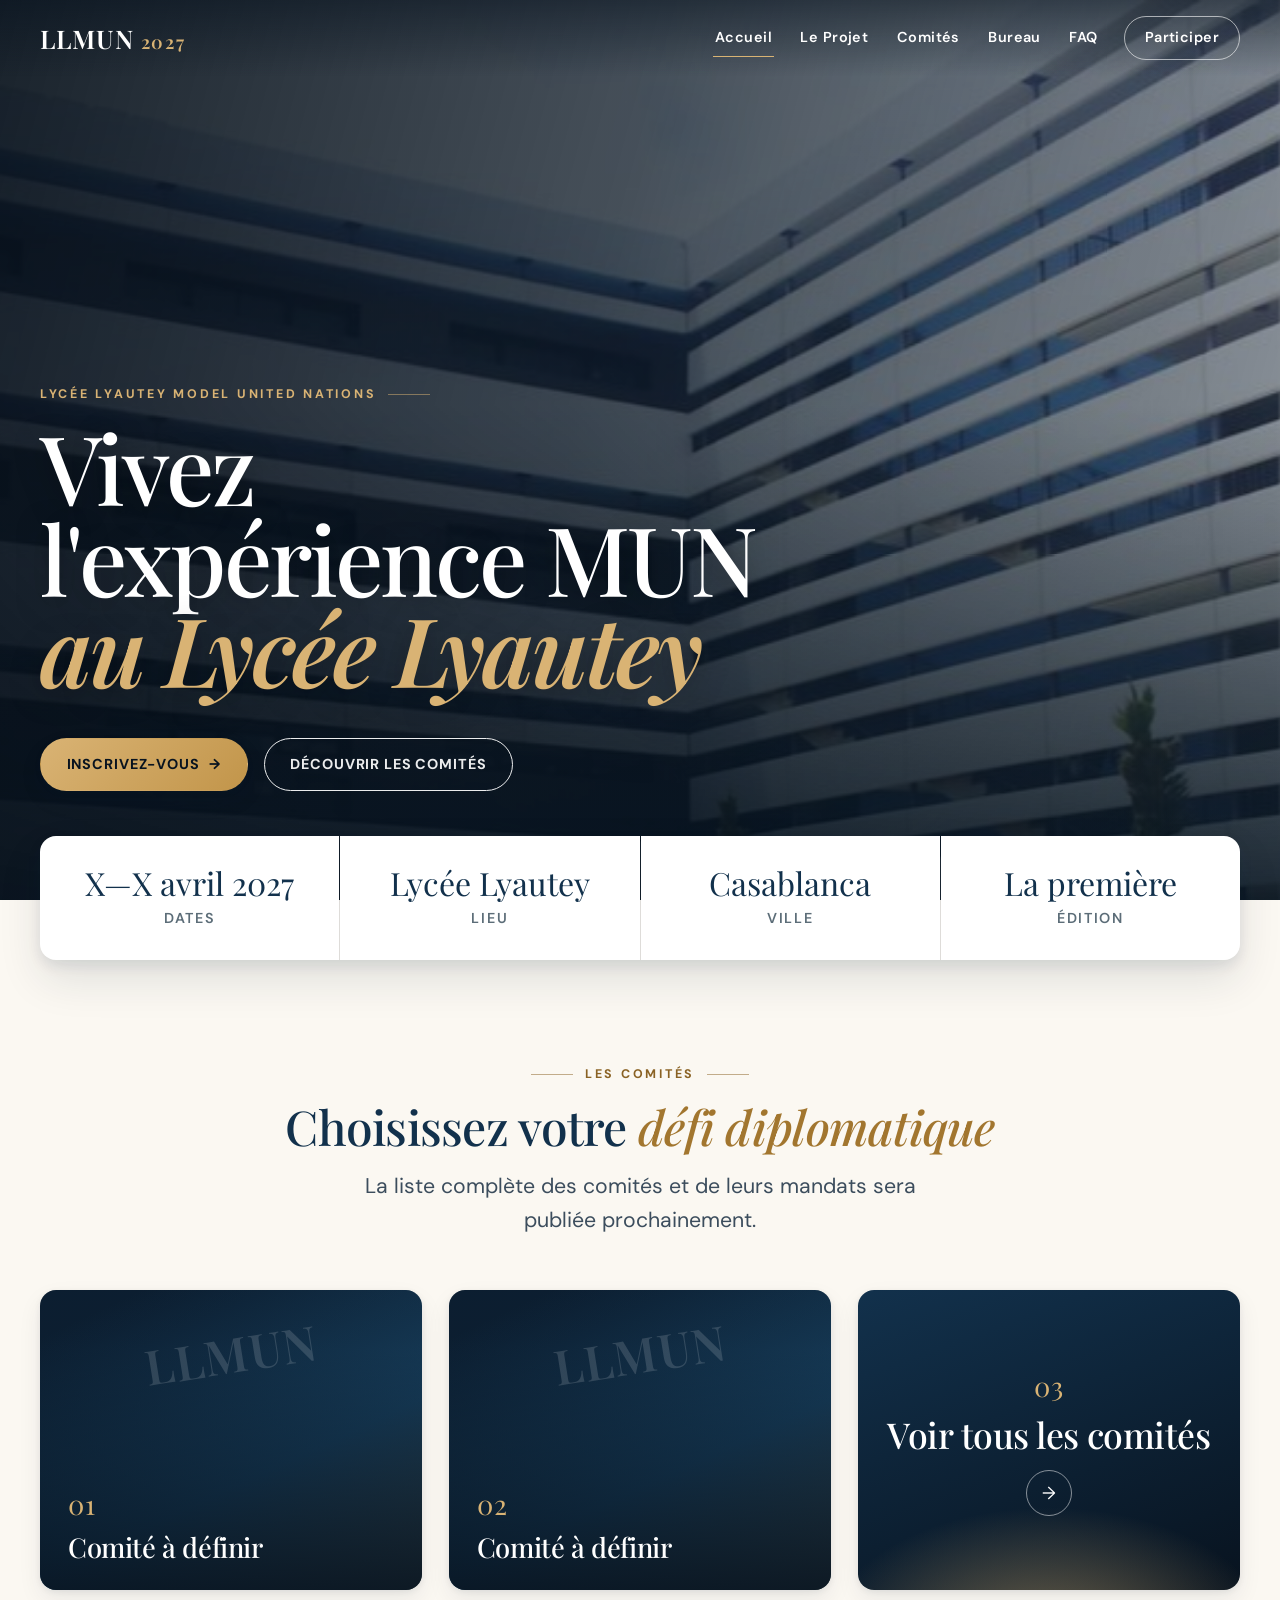
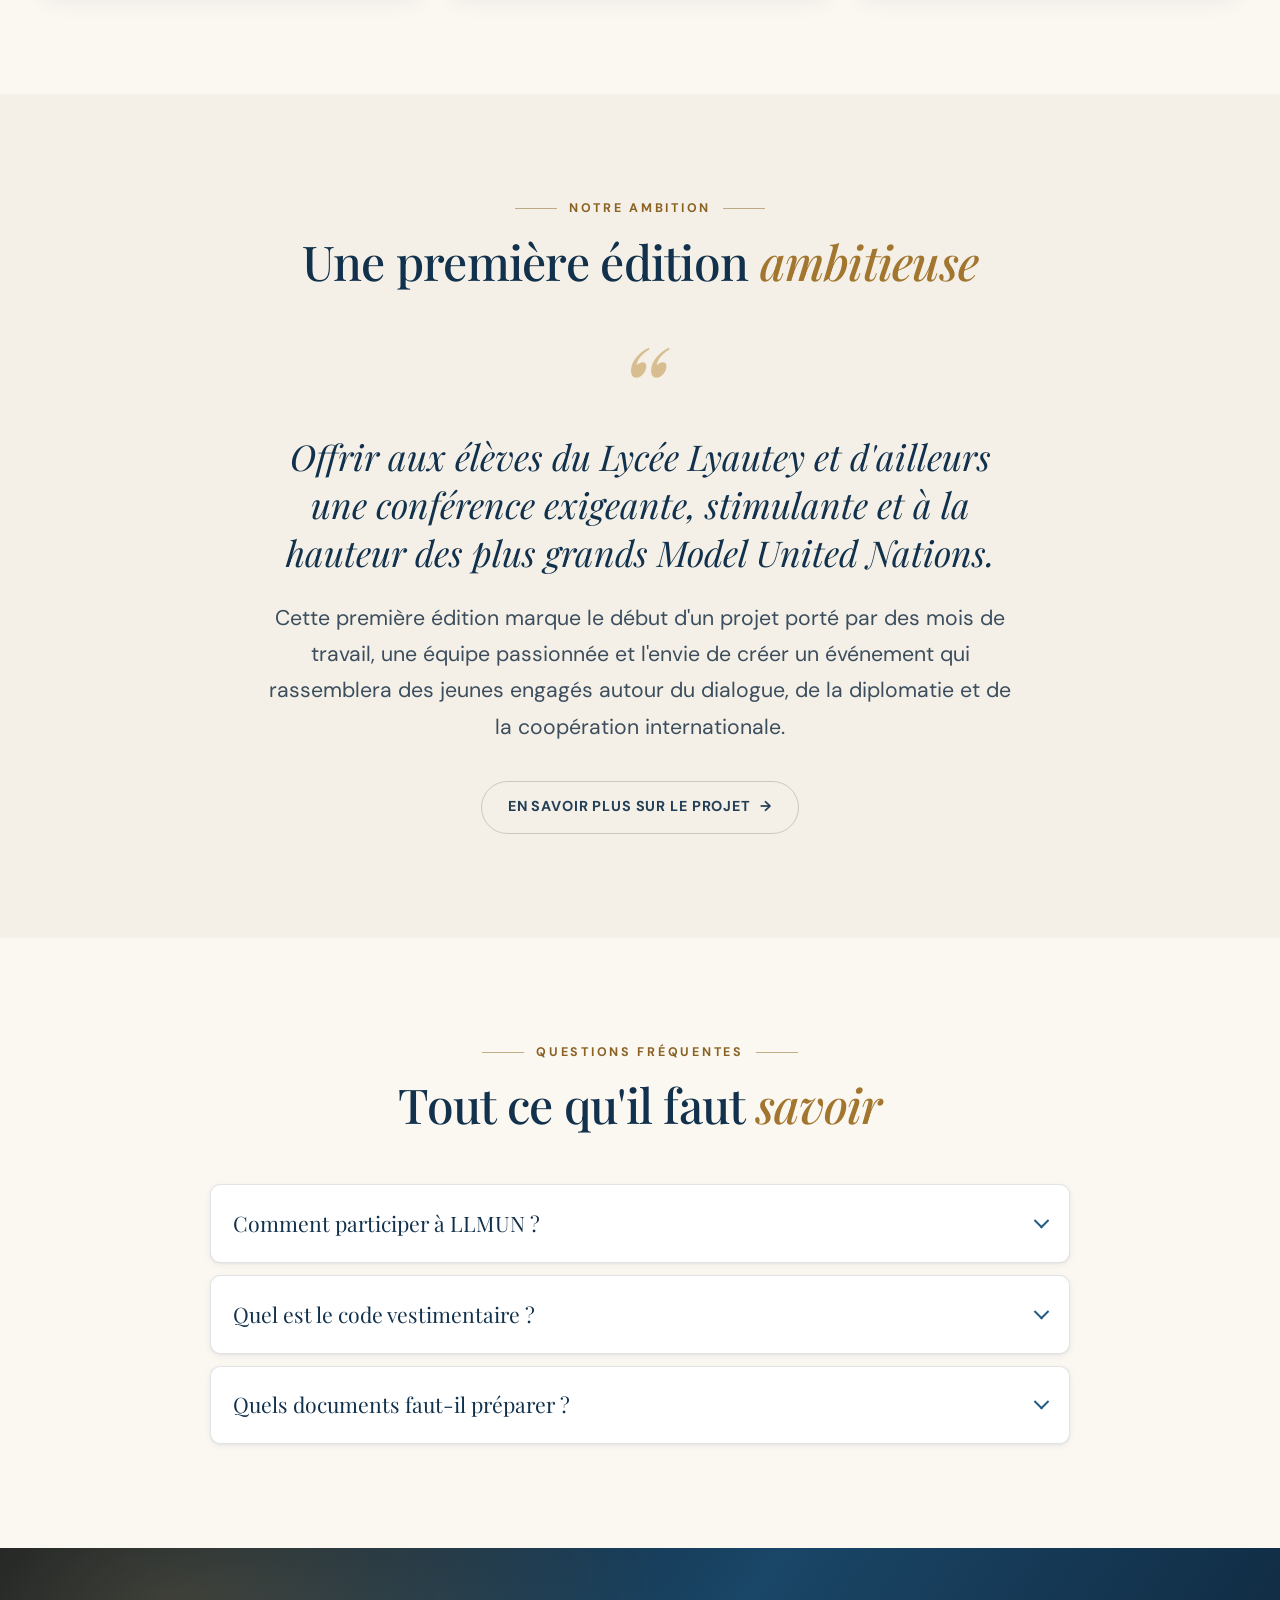
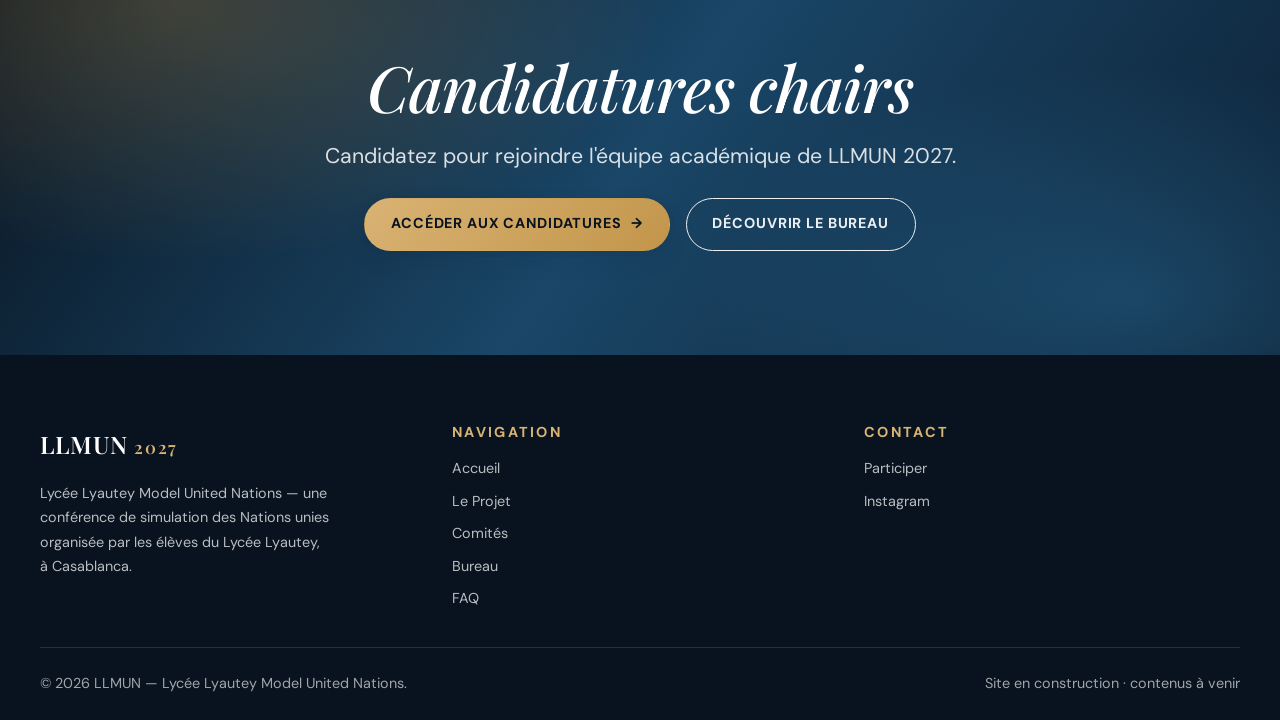
<file: index.html>
<!doctype html>
<html lang="fr">
<head>
  <meta charset="UTF-8" />
  <meta name="viewport" content="width=device-width, initial-scale=1, viewport-fit=cover" />
  <title>LLMUN 2027 — Lycée Lyautey Model United Nations, Casablanca</title>
  <meta name="description" content="LLMUN 2027 : la conférence Model United Nations du Lycée Lyautey à Casablanca. Débats, diplomatie et coopération internationale, en avril 2027." />
  <meta name="theme-color" content="#08131f" />
  <link rel="icon" href="assets/favicon.svg" type="image/svg+xml" />

  <meta property="og:type" content="website" />
  <meta property="og:locale" content="fr_FR" />
  <meta property="og:title" content="LLMUN 2027 — Lycée Lyautey Model United Nations" />
  <meta property="og:description" content="Vivez l'expérience MUN au Lycée Lyautey, à Casablanca. Avril 2027." />
  <meta property="og:image" content="assets/images/lycee-lyautey.jpg" />

  <link rel="preconnect" href="https://fonts.googleapis.com" />
  <link rel="preconnect" href="https://fonts.gstatic.com" crossorigin />
  <link href="https://fonts.googleapis.com/css2?family=DM+Sans:wght@400;500;600;700&family=Playfair+Display:ital,wght@0,500;0,600;1,500;1,600&display=swap" rel="stylesheet" />
  <link rel="stylesheet" href="assets/css/styles.css" />
</head>
<body>
  <a class="skip-link" href="#contenu">Aller au contenu</a>

  <header class="site-header">
    <nav class="nav container" aria-label="Navigation principale">
      <a class="brand" href="./">LLMUN <span>2027</span></a>
      <button class="nav-toggle" type="button" aria-label="Ouvrir le menu" aria-expanded="false" aria-controls="menu-principal">
        <span></span><span></span><span></span>
      </button>
      <div class="nav-links" id="menu-principal">
        <a href="./">Accueil</a>
        <a href="pages/projet/index.html">Le Projet</a>
        <a href="pages/comites/index.html">Comités</a>
        <a href="pages/bureau/index.html">Bureau</a>
        <a href="#faq">FAQ</a>
        <a class="nav-cta" href="#inscription">Participer</a>
      </div>
    </nav>
  </header>

  <section class="hero" id="accueil">
    <div class="hero__media">
      <img src="assets/images/lycee-lyautey.jpg" alt="Le Lycée Lyautey à Casablanca" fetchpriority="high" width="736" height="414" />
    </div>
    <div class="container">
      <div class="hero__content">
        <p class="eyebrow">Lycée Lyautey Model United Nations</p>
        <h1>Vivez l'expérience MUN <em>au Lycée Lyautey</em></h1>
        <div class="btn-row">
          <a class="btn btn--gold" href="#inscription">Inscrivez-vous <span class="btn__arrow" aria-hidden="true">→</span></a>
          <a class="btn btn--ghost" href="pages/comites/index.html">Découvrir les comités</a>
        </div>
      </div>
    </div>
  </section>

  <main id="contenu">
    <!-- Informations clés : seul endroit du site où dates, lieu et ville sont donnés -->
    <section class="facts container" aria-label="Informations clés">
      <dl class="facts__inner">
        <div class="fact">
          <dt>Dates</dt>
          <dd>X—X avril 2027</dd>
        </div>
        <div class="fact">
          <dt>Lieu</dt>
          <dd>Lycée Lyautey</dd>
        </div>
        <div class="fact">
          <dt>Ville</dt>
          <dd>Casablanca</dd>
        </div>
        <div class="fact">
          <dt>Édition</dt>
          <dd>La première</dd>
        </div>
      </dl>
    </section>

    <!-- Comités -->
    <section class="section" id="comites">
      <div class="container">
        <div class="section__head reveal">
          <p class="eyebrow">Les comités</p>
          <h2>Choisissez votre <em>défi diplomatique</em></h2>
          <p class="section__lead">
            La liste complète des comités et de leurs mandats sera publiée prochainement.
          </p>
        </div>

        <div class="grid-auto grid-3" data-stagger>
          <article class="committee-card committee-card--placeholder reveal">
            <span class="committee-card__num">01</span>
            <h3>Comité à définir</h3>
          </article>

          <article class="committee-card committee-card--placeholder reveal">
            <span class="committee-card__num">02</span>
            <h3>Comité à définir</h3>
          </article>

          <a class="committee-card committee-card--cta reveal" href="pages/comites/index.html">
            <span class="committee-card__num">03</span>
            <h3>Voir tous les comités</h3>
            <span class="arrow" aria-hidden="true">→</span>
          </a>
        </div>
      </div>
    </section>

    <!-- Ambition (le développement complet est sur la page Le Projet) -->
    <section class="section section--paper ambition" id="projet">
      <div class="container">
        <div class="section__head reveal">
          <p class="eyebrow">Notre ambition</p>
          <h2>Une première édition <em>ambitieuse</em></h2>
        </div>

        <div class="ambition__text reveal">
          <p class="statement">
            Offrir aux élèves du Lycée Lyautey et d'ailleurs une conférence exigeante, stimulante
            et à la hauteur des plus grands Model United Nations.
          </p>
          <p>
            Cette première édition marque le début d'un projet porté par des mois de travail, une équipe
            passionnée et l'envie de créer un événement qui rassemblera des jeunes engagés autour du
            dialogue, de la diplomatie et de la coopération internationale.
          </p>
          <div class="btn-row btn-row--center">
            <a class="btn btn--on-light btn--ghost" href="pages/projet/index.html">
              En savoir plus sur le projet <span class="btn__arrow" aria-hidden="true">→</span>
            </a>
          </div>
        </div>
      </div>
    </section>

    <!-- FAQ -->
    <section class="section" id="faq">
      <div class="container">
        <div class="section__head reveal">
          <p class="eyebrow">Questions fréquentes</p>
          <h2>Tout ce qu'il faut <em>savoir</em></h2>
        </div>

        <div class="faq-list" data-stagger>
          <details class="faq-item reveal">
            <summary>Comment participer à LLMUN ?</summary>
            <div class="faq-item__body">
              <p>Les inscriptions ouvrent prochainement pour les délégations et les participants individuels.</p>
            </div>
          </details>

          <details class="faq-item reveal">
            <summary>Quel est le code vestimentaire ?</summary>
            <div class="faq-item__body">
              <p>Une tenue formelle et professionnelle est requise pendant toute la durée de la conférence.</p>
            </div>
          </details>

          <details class="faq-item reveal">
            <summary>Quels documents faut-il préparer ?</summary>
            <div class="faq-item__body">
              <p>Vous recevrez les guides de comité et les consignes de préparation après votre inscription.</p>
            </div>
          </details>
        </div>
      </div>
    </section>
  </main>

  <!-- Appel à l'action -->
  <section class="cta" id="inscription">
    <div class="container">
      <h2>Candidatures chairs</h2>
      <p>Candidatez pour rejoindre l'équipe académique de LLMUN 2027.</p>
      <div class="btn-row btn-row--center">
        <a class="btn btn--gold" href="mailto:llmun@lyceelyautey.org?subject=Candidature%20Chair%20LLMUN%202027">
          Accéder aux candidatures <span class="btn__arrow" aria-hidden="true">→</span>
        </a>
        <a class="btn btn--ghost" href="pages/bureau/index.html">Découvrir le bureau</a>
      </div>
    </div>
  </section>

  <footer class="site-footer">
    <div class="container">
      <div class="site-footer__grid">
        <div class="site-footer__about">
          <a class="brand" href="./">LLMUN <span>2027</span></a>
          <p>
            Lycée Lyautey Model United Nations — une conférence de simulation des Nations unies
            organisée par les élèves du Lycée Lyautey, à Casablanca.
          </p>
        </div>

        <nav aria-label="Pages du site">
          <h2>Navigation</h2>
          <ul>
            <li><a href="./">Accueil</a></li>
            <li><a href="pages/projet/index.html">Le Projet</a></li>
            <li><a href="pages/comites/index.html">Comités</a></li>
            <li><a href="pages/bureau/index.html">Bureau</a></li>
            <li><a href="#faq">FAQ</a></li>
          </ul>
        </nav>

        <div>
          <h2>Contact</h2>
          <ul>
            <li><a href="#inscription">Participer</a></li>
            <li><a href="https://www.instagram.com/lyauteymun.maroc/" target="_blank" rel="noopener noreferrer">Instagram</a></li>
          </ul>
        </div>
      </div>

      <div class="site-footer__bottom">
        <p>© <span data-year>2027</span> LLMUN — Lycée Lyautey Model United Nations.</p>
        <p>Site en construction · contenus à venir</p>
      </div>
    </div>
  </footer>

  <script src="assets/js/site.js" defer></script>
</body>
</html>
</file>
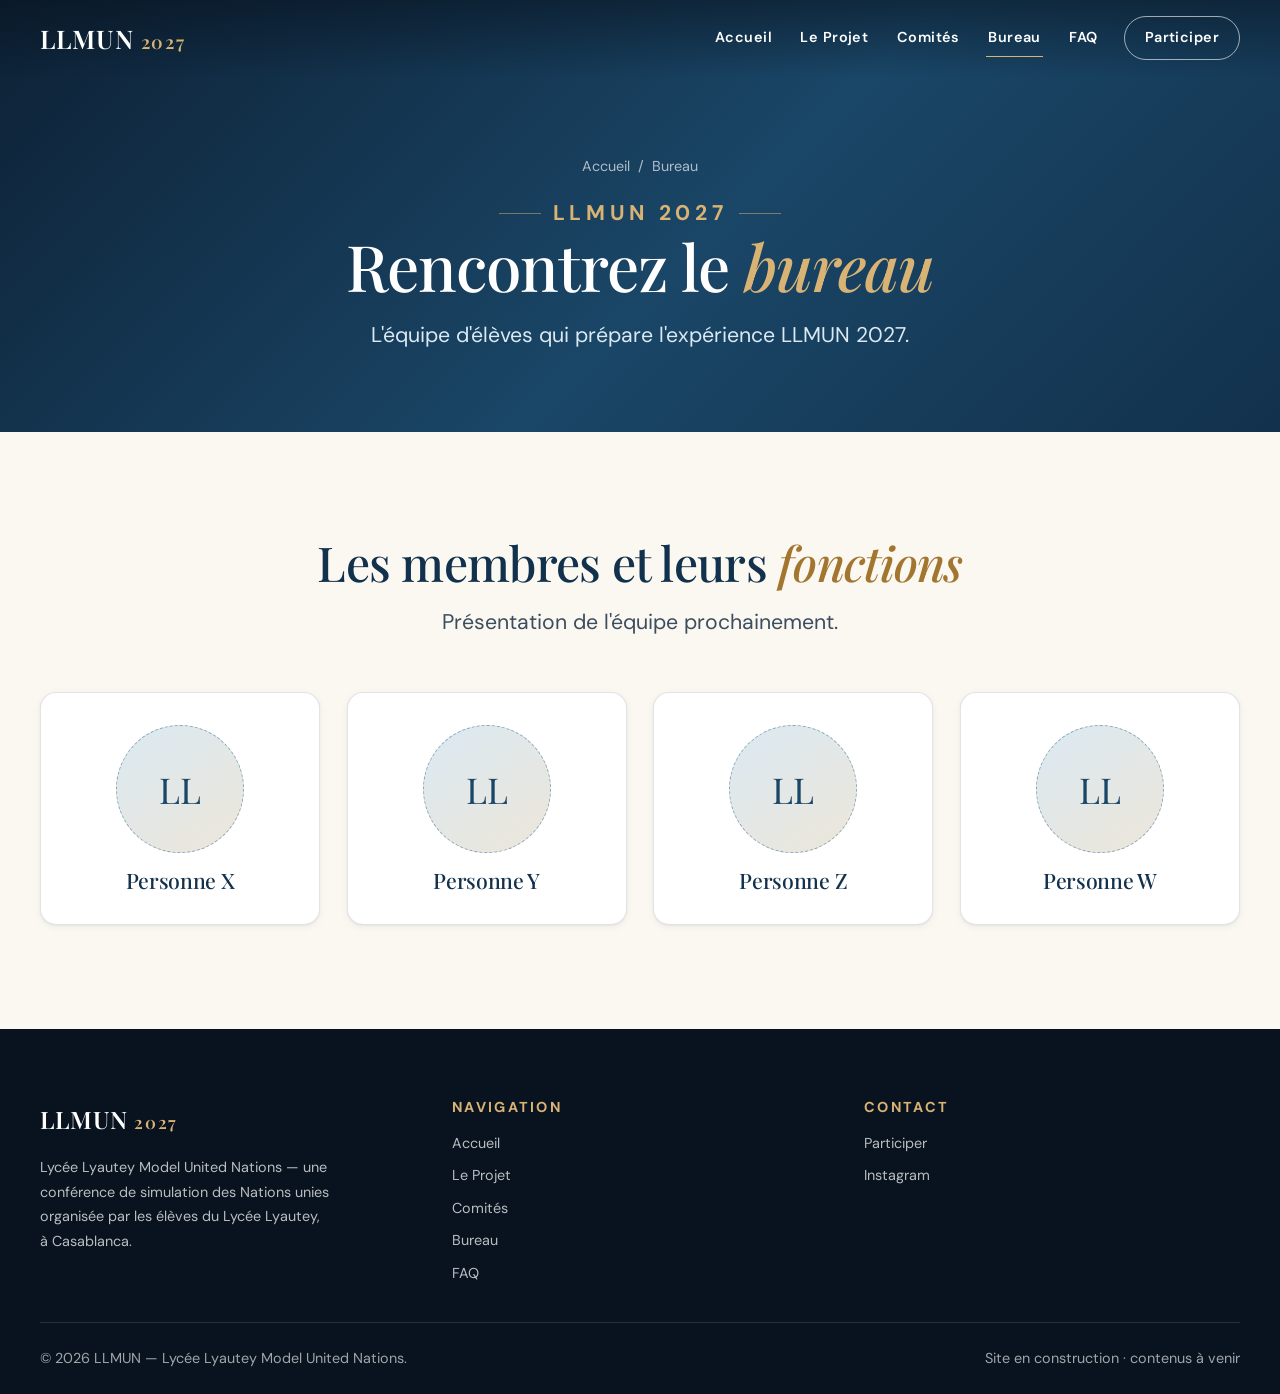
<file: pages/bureau/index.html>
<!doctype html>
<html lang="fr">
<head>
  <meta charset="UTF-8" />
  <meta name="viewport" content="width=device-width, initial-scale=1, viewport-fit=cover" />
  <title>Bureau — LLMUN 2027</title>
  <meta name="description" content="Le bureau d'administration de LLMUN 2027 : l'équipe d'élèves qui prépare la conférence du Lycée Lyautey." />
  <meta name="theme-color" content="#08131f" />
  <link rel="icon" href="../../assets/favicon.svg" type="image/svg+xml" />

  <link rel="preconnect" href="https://fonts.googleapis.com" />
  <link rel="preconnect" href="https://fonts.gstatic.com" crossorigin />
  <link href="https://fonts.googleapis.com/css2?family=DM+Sans:wght@400;500;600;700&family=Playfair+Display:ital,wght@0,500;0,600;1,500;1,600&display=swap" rel="stylesheet" />
  <link rel="stylesheet" href="../../assets/css/styles.css" />
</head>
<body>
  <a class="skip-link" href="#contenu">Aller au contenu</a>

  <header class="site-header">
    <nav class="nav container" aria-label="Navigation principale">
      <a class="brand" href="../../index.html">LLMUN <span>2027</span></a>
      <button class="nav-toggle" type="button" aria-label="Ouvrir le menu" aria-expanded="false" aria-controls="menu-principal">
        <span></span><span></span><span></span>
      </button>
      <div class="nav-links" id="menu-principal">
        <a href="../../index.html">Accueil</a>
        <a href="../projet/index.html">Le Projet</a>
        <a href="../comites/index.html">Comités</a>
        <a href="../bureau/index.html">Bureau</a>
        <a href="../../index.html#faq">FAQ</a>
        <a class="nav-cta" href="../../index.html#inscription">Participer</a>
      </div>
    </nav>
  </header>

  <section class="page-hero page-hero--plain">
    <div class="container">
      <nav class="breadcrumb" aria-label="Fil d'Ariane">
        <a href="../../index.html">Accueil</a>
        <span aria-hidden="true">/</span>
        <span aria-current="page">Bureau</span>
      </nav>
      <p class="eyebrow">LLMUN 2027</p>
      <h1>Rencontrez le <em>bureau</em></h1>
      <p>L'équipe d'élèves qui prépare l'expérience LLMUN 2027.</p>
    </div>
  </section>

  <main id="contenu">
    <section class="section">
      <div class="container">
        <div class="section__head reveal">
          <h2>Les membres et leurs <em>fonctions</em></h2>
          <p class="section__lead">Présentation de l'équipe prochainement.</p>
        </div>

        <div class="grid-auto grid-4" data-stagger>
          <article class="person-card reveal">
            <span class="person-card__avatar" aria-hidden="true">LL</span>
            <h3>Personne X</h3>
          </article>

          <article class="person-card reveal">
            <span class="person-card__avatar" aria-hidden="true">LL</span>
            <h3>Personne Y</h3>
          </article>

          <article class="person-card reveal">
            <span class="person-card__avatar" aria-hidden="true">LL</span>
            <h3>Personne Z</h3>
          </article>

          <article class="person-card reveal">
            <span class="person-card__avatar" aria-hidden="true">LL</span>
            <h3>Personne W</h3>
          </article>
        </div>
      </div>
    </section>
  </main>

  <footer class="site-footer">
    <div class="container">
      <div class="site-footer__grid">
        <div class="site-footer__about">
          <a class="brand" href="../../index.html">LLMUN <span>2027</span></a>
          <p>
            Lycée Lyautey Model United Nations — une conférence de simulation des Nations unies
            organisée par les élèves du Lycée Lyautey, à Casablanca.
          </p>
        </div>

        <nav aria-label="Pages du site">
          <h2>Navigation</h2>
          <ul>
            <li><a href="../../index.html">Accueil</a></li>
            <li><a href="../projet/index.html">Le Projet</a></li>
            <li><a href="../comites/index.html">Comités</a></li>
            <li><a href="../bureau/index.html">Bureau</a></li>
            <li><a href="../../index.html#faq">FAQ</a></li>
          </ul>
        </nav>

        <div>
          <h2>Contact</h2>
          <ul>
            <li><a href="../../index.html#inscription">Participer</a></li>
            <li><a href="https://www.instagram.com/lyauteymun.maroc/" target="_blank" rel="noopener noreferrer">Instagram</a></li>
          </ul>
        </div>
      </div>

      <div class="site-footer__bottom">
        <p>© <span data-year>2027</span> LLMUN — Lycée Lyautey Model United Nations.</p>
        <p>Site en construction · contenus à venir</p>
      </div>
    </div>
  </footer>

  <script src="../../assets/js/site.js" defer></script>
</body>
</html>
</file>
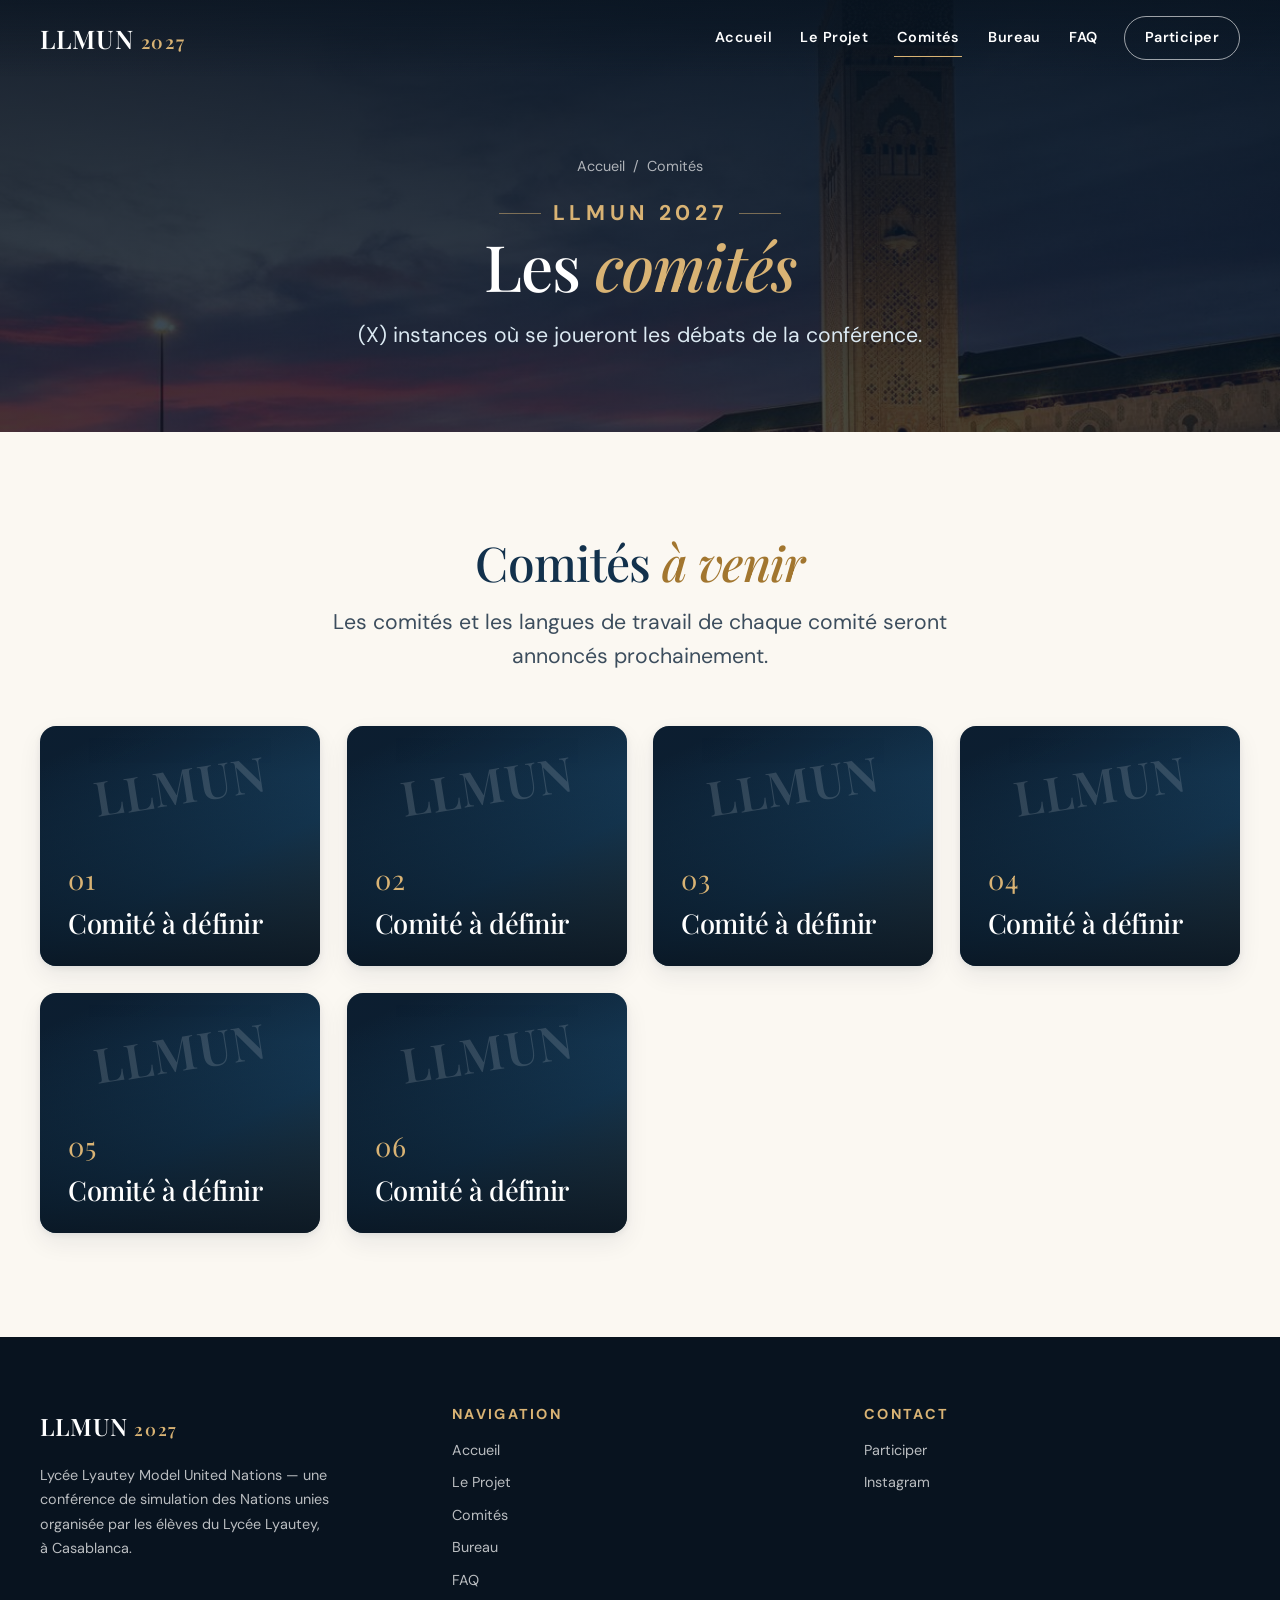
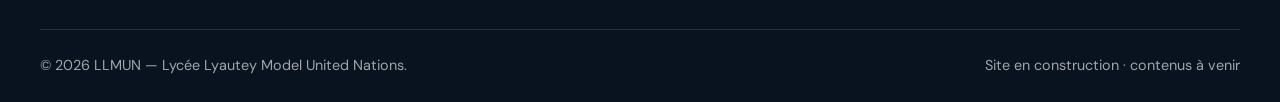
<file: pages/comites/index.html>
<!doctype html>
<html lang="fr">
<head>
  <meta charset="UTF-8" />
  <meta name="viewport" content="width=device-width, initial-scale=1, viewport-fit=cover" />
  <title>Comités — LLMUN 2027</title>
  <meta name="description" content="Les six comités de LLMUN 2027 : mandats et langues de travail annoncés avec l'ouverture des inscriptions." />
  <meta name="theme-color" content="#08131f" />
  <link rel="icon" href="../../assets/favicon.svg" type="image/svg+xml" />

  <link rel="preconnect" href="https://fonts.googleapis.com" />
  <link rel="preconnect" href="https://fonts.gstatic.com" crossorigin />
  <link href="https://fonts.googleapis.com/css2?family=DM+Sans:wght@400;500;600;700&family=Playfair+Display:ital,wght@0,500;0,600;1,500;1,600&display=swap" rel="stylesheet" />
  <link rel="stylesheet" href="../../assets/css/styles.css" />
</head>
<body>
  <a class="skip-link" href="#contenu">Aller au contenu</a>

  <header class="site-header">
    <nav class="nav container" aria-label="Navigation principale">
      <a class="brand" href="../../index.html">LLMUN <span>2027</span></a>
      <button class="nav-toggle" type="button" aria-label="Ouvrir le menu" aria-expanded="false" aria-controls="menu-principal">
        <span></span><span></span><span></span>
      </button>
      <div class="nav-links" id="menu-principal">
        <a href="../../index.html">Accueil</a>
        <a href="../projet/index.html">Le Projet</a>
        <a href="../comites/index.html">Comités</a>
        <a href="../bureau/index.html">Bureau</a>
        <a href="../../index.html#faq">FAQ</a>
        <a class="nav-cta" href="../../index.html#inscription">Participer</a>
      </div>
    </nav>
  </header>

  <section class="page-hero">
    <div class="page-hero__media">
      <img src="../../assets/images/hassan2.jpg" alt="Vue de Casablanca" fetchpriority="high" width="1200" height="900" />
    </div>
    <div class="container">
      <nav class="breadcrumb" aria-label="Fil d'Ariane">
        <a href="../../index.html">Accueil</a>
        <span aria-hidden="true">/</span>
        <span aria-current="page">Comités</span>
      </nav>
      <p class="eyebrow">LLMUN 2027</p>
      <h1>Les <em>comités</em></h1>
      <p>(X) instances où se joueront les débats de la conférence.</p>
    </div>
  </section>

  <main id="contenu">
    <section class="section">
      <div class="container">
        <div class="section__head reveal">
          <h2>Comités <em>à venir</em></h2>
          <p class="section__lead">
            Les comités et les langues de travail de chaque comité seront annoncés prochainement.
          </p>
        </div>

        <div class="grid-auto grid-3" data-stagger>
          <article class="committee-card committee-card--placeholder reveal">
            <span class="committee-card__num">01</span>
            <h3>Comité à définir</h3>
          </article>

          <article class="committee-card committee-card--placeholder reveal">
            <span class="committee-card__num">02</span>
            <h3>Comité à définir</h3>
          </article>

          <article class="committee-card committee-card--placeholder reveal">
            <span class="committee-card__num">03</span>
            <h3>Comité à définir</h3>
          </article>

          <article class="committee-card committee-card--placeholder reveal">
            <span class="committee-card__num">04</span>
            <h3>Comité à définir</h3>
          </article>

          <article class="committee-card committee-card--placeholder reveal">
            <span class="committee-card__num">05</span>
            <h3>Comité à définir</h3>
          </article>

          <article class="committee-card committee-card--placeholder reveal">
            <span class="committee-card__num">06</span>
            <h3>Comité à définir</h3>
          </article>
        </div>
      </div>
    </section>
  </main>

  <footer class="site-footer">
    <div class="container">
      <div class="site-footer__grid">
        <div class="site-footer__about">
          <a class="brand" href="../../index.html">LLMUN <span>2027</span></a>
          <p>
            Lycée Lyautey Model United Nations — une conférence de simulation des Nations unies
            organisée par les élèves du Lycée Lyautey, à Casablanca.
          </p>
        </div>

        <nav aria-label="Pages du site">
          <h2>Navigation</h2>
          <ul>
            <li><a href="../../index.html">Accueil</a></li>
            <li><a href="../projet/index.html">Le Projet</a></li>
            <li><a href="../comites/index.html">Comités</a></li>
            <li><a href="../bureau/index.html">Bureau</a></li>
            <li><a href="../../index.html#faq">FAQ</a></li>
          </ul>
        </nav>

        <div>
          <h2>Contact</h2>
          <ul>
            <li><a href="../../index.html#inscription">Participer</a></li>
            <li><a href="https://www.instagram.com/lyauteymun.maroc/" target="_blank" rel="noopener noreferrer">Instagram</a></li>
          </ul>
        </div>
      </div>

      <div class="site-footer__bottom">
        <p>© <span data-year>2027</span> LLMUN — Lycée Lyautey Model United Nations.</p>
        <p>Site en construction · contenus à venir</p>
      </div>
    </div>
  </footer>

  <script src="../../assets/js/site.js" defer></script>
</body>
</html>
</file>
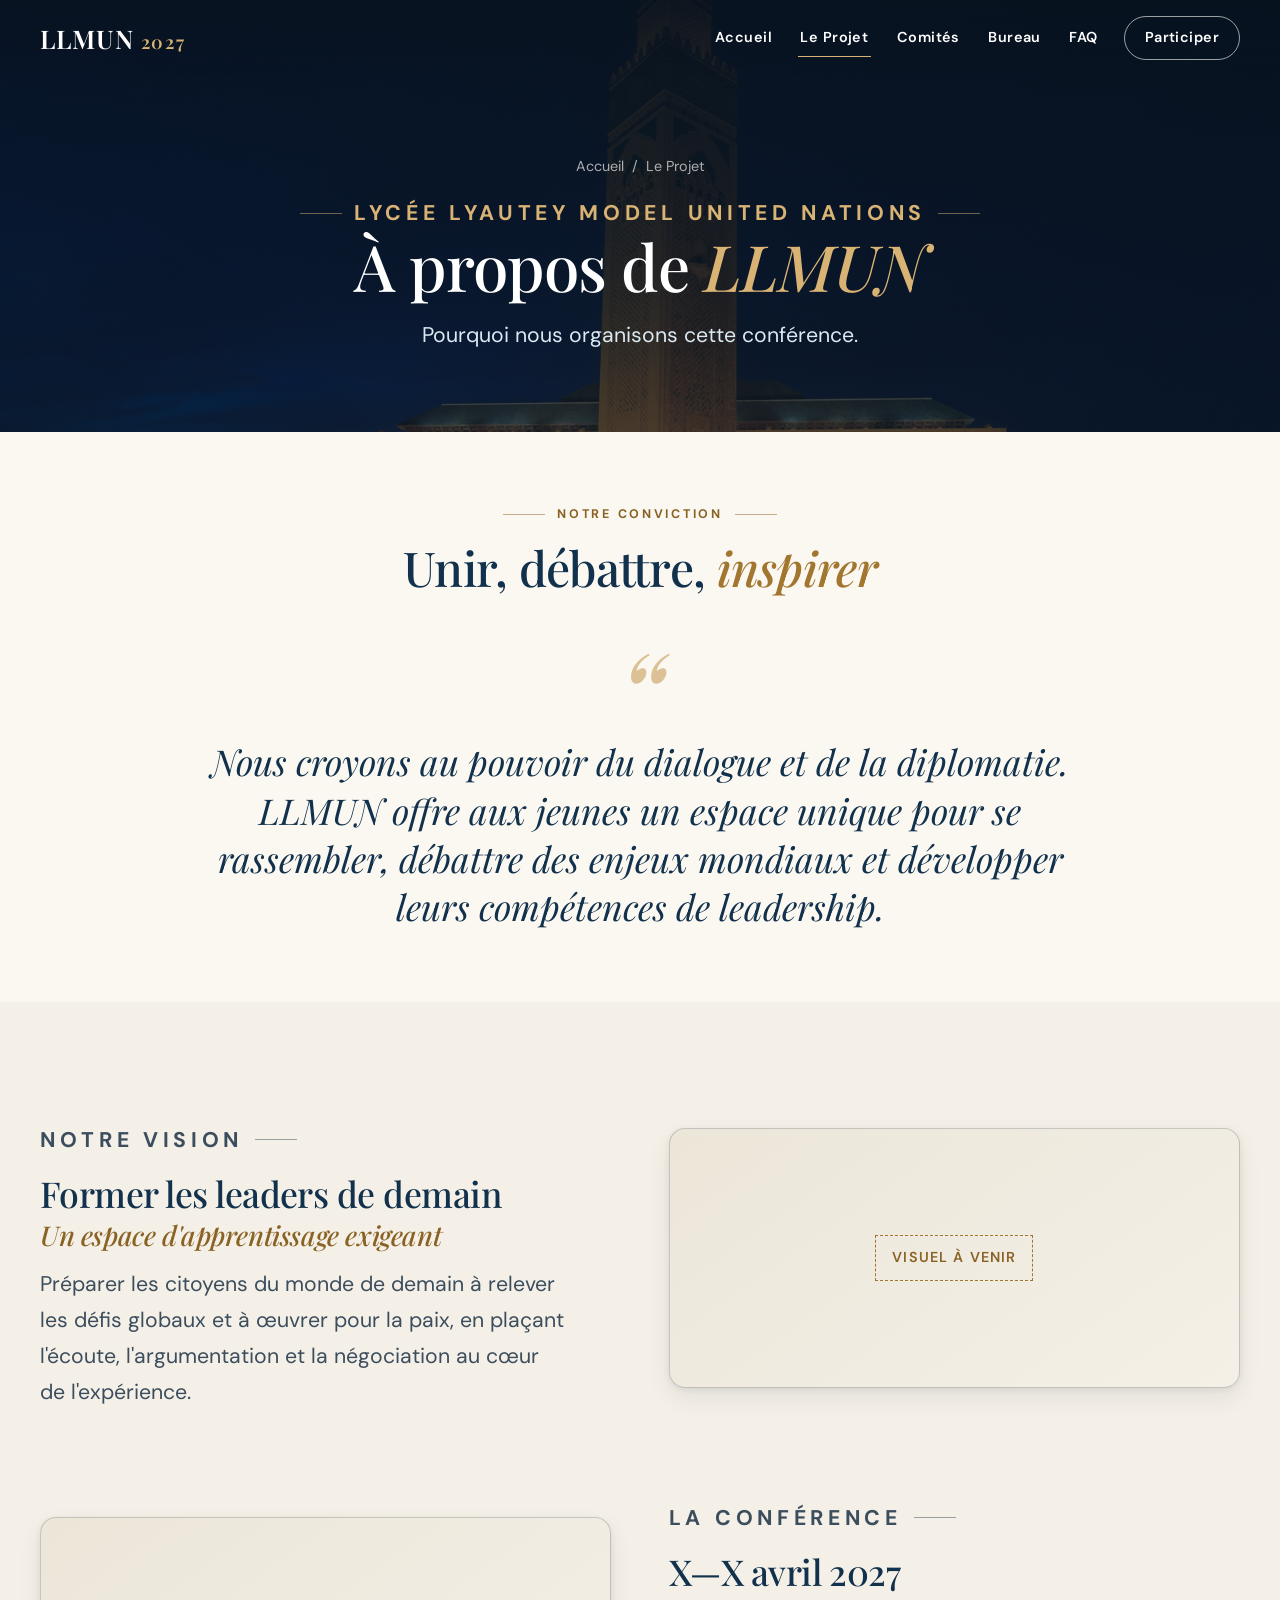
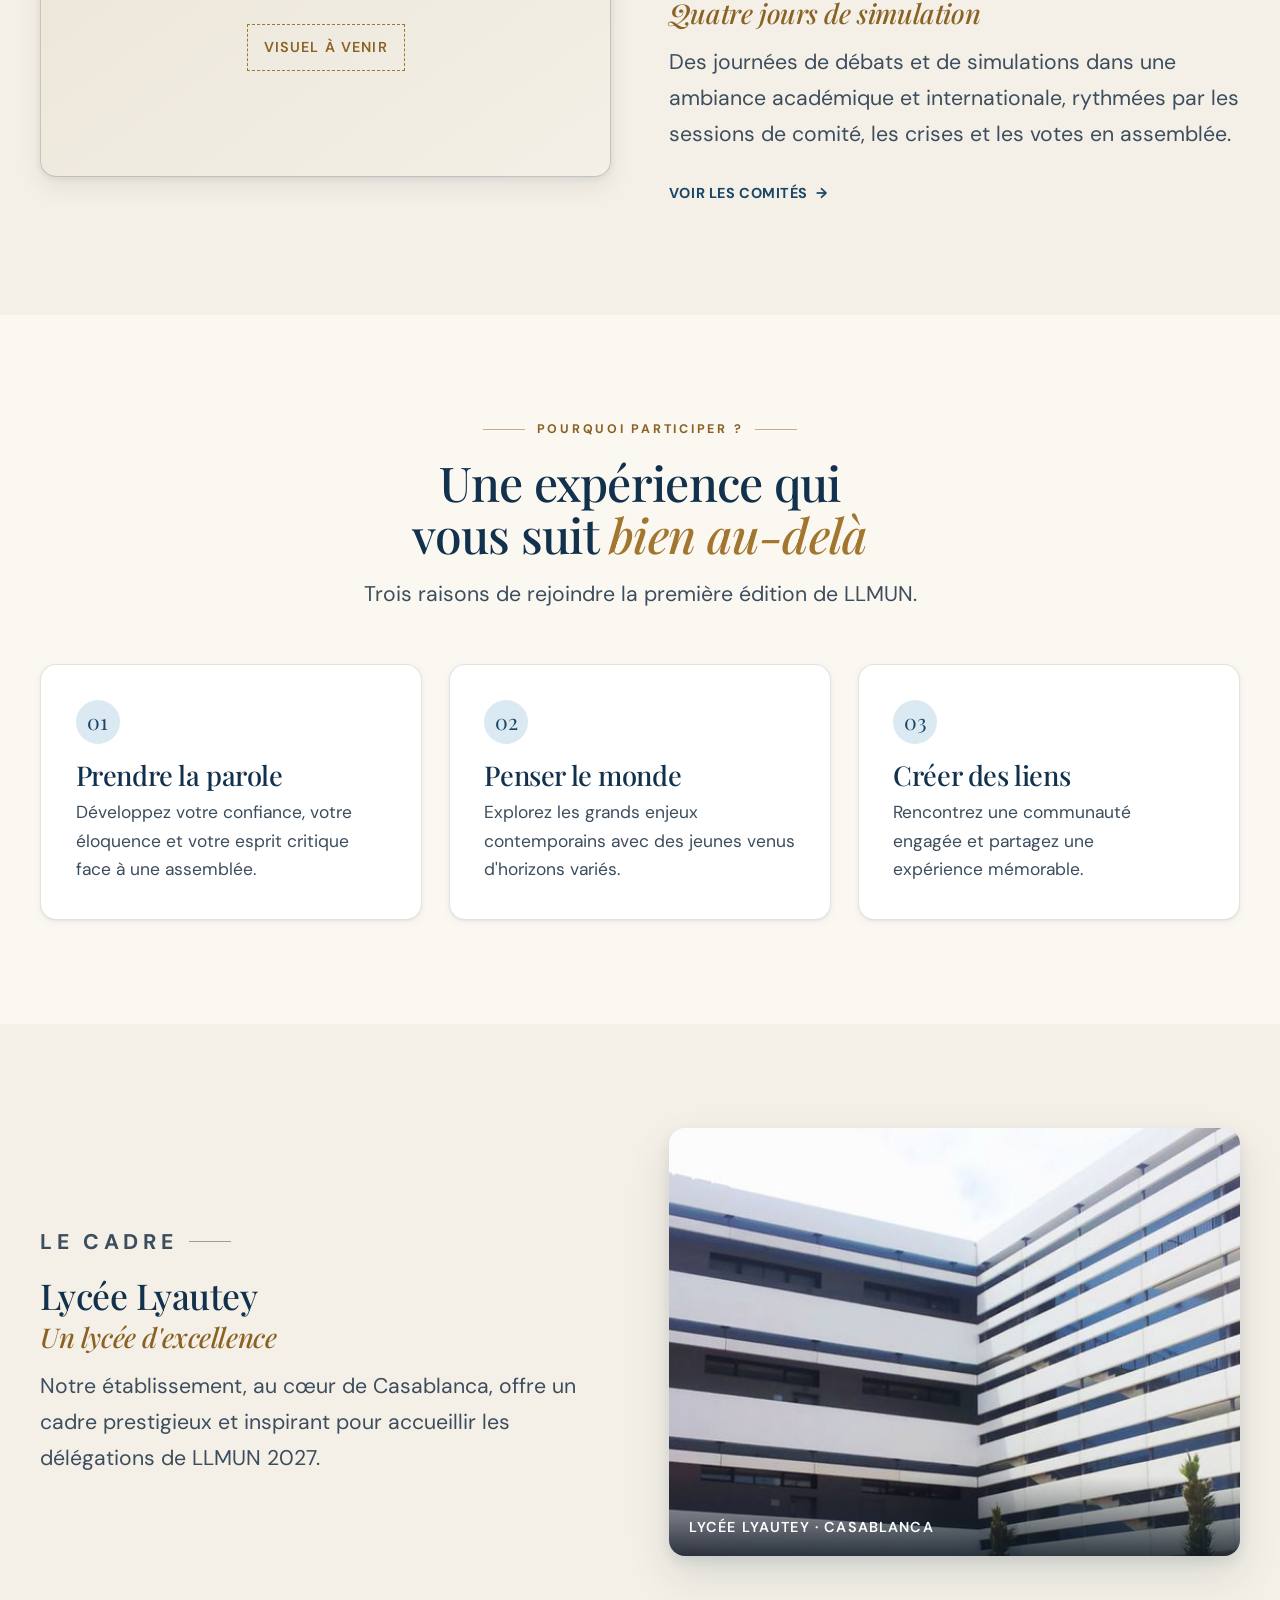
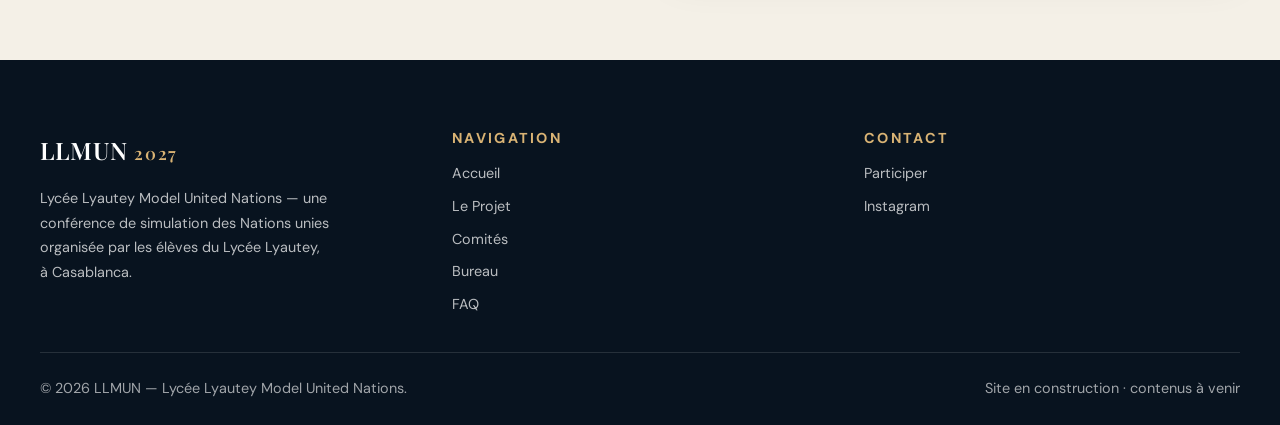
<file: pages/projet/index.html>
<!doctype html>
<html lang="fr">
<head>
  <meta charset="UTF-8" />
  <meta name="viewport" content="width=device-width, initial-scale=1, viewport-fit=cover" />
  <title>Le Projet — LLMUN 2027</title>
  <meta name="description" content="Le projet LLMUN 2027 : unir, débattre, inspirer. Découvrez la vision, la conférence et le cadre du Lycée Lyautey à Casablanca." />
  <meta name="theme-color" content="#08131f" />
  <link rel="icon" href="../../assets/favicon.svg" type="image/svg+xml" />

  <link rel="preconnect" href="https://fonts.googleapis.com" />
  <link rel="preconnect" href="https://fonts.gstatic.com" crossorigin />
  <link href="https://fonts.googleapis.com/css2?family=DM+Sans:wght@400;500;600;700&family=Playfair+Display:ital,wght@0,500;0,600;1,500;1,600&display=swap" rel="stylesheet" />
  <link rel="stylesheet" href="../../assets/css/styles.css" />
</head>
<body>
  <a class="skip-link" href="#contenu">Aller au contenu</a>

  <header class="site-header">
    <nav class="nav container" aria-label="Navigation principale">
      <a class="brand" href="../../index.html">LLMUN <span>2027</span></a>
      <button class="nav-toggle" type="button" aria-label="Ouvrir le menu" aria-expanded="false" aria-controls="menu-principal">
        <span></span><span></span><span></span>
      </button>
      <div class="nav-links" id="menu-principal">
        <a href="../../index.html">Accueil</a>
        <a href="../projet/index.html">Le Projet</a>
        <a href="../comites/index.html">Comités</a>
        <a href="../bureau/index.html">Bureau</a>
        <a href="../../index.html#faq">FAQ</a>
        <a class="nav-cta" href="../../index.html#inscription">Participer</a>
      </div>
    </nav>
  </header>

  <section class="page-hero">
    <div class="page-hero__media">
      <img src="../../assets/images/mosquee-nuit.jpg" alt="Casablanca de nuit" fetchpriority="high" width="1800" height="1217" />
    </div>
    <div class="container">
      <nav class="breadcrumb" aria-label="Fil d'Ariane">
        <a href="../../index.html">Accueil</a>
        <span aria-hidden="true">/</span>
        <span aria-current="page">Le Projet</span>
      </nav>
      <p class="eyebrow">Lycée Lyautey Model United Nations</p>
      <h1>À propos de <em>LLMUN</em></h1>
      <p>Pourquoi nous organisons cette conférence.</p>
    </div>
  </section>

  <main id="contenu">
    <!-- Manifeste -->
    <section class="section section--tight">
      <div class="container">
        <div class="section__head reveal">
          <p class="eyebrow">Notre conviction</p>
          <h2>Unir, débattre, <em>inspirer</em></h2>
        </div>
        <p class="statement reveal">
          Nous croyons au pouvoir du dialogue et de la diplomatie. LLMUN offre aux jeunes un espace unique
          pour se rassembler, débattre des enjeux mondiaux et développer leurs compétences de leadership.
        </p>
      </div>
    </section>

    <!-- Vision -->
    <section class="section section--paper">
      <div class="container">
        <div class="split">
          <div class="prose reveal">
            <p class="eyebrow eyebrow--start">Notre vision</p>
            <h3>Former les leaders de demain</h3>
            <h4>Un espace d'apprentissage exigeant</h4>
            <p>
              Préparer les citoyens du monde de demain à relever les défis globaux et à œuvrer pour la paix,
              en plaçant l'écoute, l'argumentation et la négociation au cœur de l'expérience.
            </p>
          </div>
          <div class="split__media split__placeholder reveal" aria-label="Visuel à venir">
            <span>Visuel à venir</span>
          </div>
        </div>

        <div class="split split--reverse">
          <div class="prose reveal">
            <p class="eyebrow eyebrow--start">La conférence</p>
            <h3>X—X avril 2027</h3>
            <h4>Quatre jours de simulation</h4>
            <p>
              Des journées de débats et de simulations dans une ambiance académique et internationale,
              rythmées par les sessions de comité, les crises et les votes en assemblée.
            </p>
            <a class="link-arrow" href="../comites/index.html">
              <span>Voir les comités</span><span aria-hidden="true">→</span>
            </a>
          </div>
          <div class="split__media split__placeholder reveal" aria-label="Visuel à venir">
            <span>Visuel à venir</span>
          </div>
        </div>
      </div>
    </section>

    <!-- Pourquoi participer -->
    <section class="section">
      <div class="container">
        <div class="section__head reveal">
          <p class="eyebrow">Pourquoi participer&nbsp;?</p>
          <h2>Une expérience qui vous suit <em>bien au-delà</em></h2>
          <p class="section__lead">Trois raisons de rejoindre la première édition de LLMUN.</p>
        </div>

        <div class="grid-auto grid-3" data-stagger>
          <article class="feature-card reveal">
            <span class="feature-card__num" aria-hidden="true">01</span>
            <h3>Prendre la parole</h3>
            <p>Développez votre confiance, votre éloquence et votre esprit critique face à une assemblée.</p>
          </article>
          <article class="feature-card reveal">
            <span class="feature-card__num" aria-hidden="true">02</span>
            <h3>Penser le monde</h3>
            <p>Explorez les grands enjeux contemporains avec des jeunes venus d'horizons variés.</p>
          </article>
          <article class="feature-card reveal">
            <span class="feature-card__num" aria-hidden="true">03</span>
            <h3>Créer des liens</h3>
            <p>Rencontrez une communauté engagée et partagez une expérience mémorable.</p>
          </article>
        </div>
      </div>
    </section>

    <!-- Le lycée -->
    <section class="section section--paper">
      <div class="container">
        <div class="split">
          <div class="prose reveal">
            <p class="eyebrow eyebrow--start">Le cadre</p>
            <h3>Lycée Lyautey</h3>
            <h4>Un lycée d'excellence</h4>
            <p>
              Notre établissement, au cœur de Casablanca, offre un cadre prestigieux et inspirant pour
              accueillir les délégations de LLMUN 2027.
            </p>
          </div>
          <figure class="split__media reveal">
            <img src="../../assets/images/lycee-lyautey.jpg" alt="Le Lycée Lyautey à Casablanca" loading="lazy" width="736" height="414" />
            <figcaption>Lycée Lyautey · Casablanca</figcaption>
          </figure>
        </div>
      </div>
    </section>
  </main>

  <footer class="site-footer">
    <div class="container">
      <div class="site-footer__grid">
        <div class="site-footer__about">
          <a class="brand" href="../../index.html">LLMUN <span>2027</span></a>
          <p>
            Lycée Lyautey Model United Nations — une conférence de simulation des Nations unies
            organisée par les élèves du Lycée Lyautey, à Casablanca.
          </p>
        </div>

        <nav aria-label="Pages du site">
          <h2>Navigation</h2>
          <ul>
            <li><a href="../../index.html">Accueil</a></li>
            <li><a href="../projet/index.html">Le Projet</a></li>
            <li><a href="../comites/index.html">Comités</a></li>
            <li><a href="../bureau/index.html">Bureau</a></li>
            <li><a href="../../index.html#faq">FAQ</a></li>
          </ul>
        </nav>

        <div>
          <h2>Contact</h2>
          <ul>
            <li><a href="../../index.html#inscription">Participer</a></li>
            <li><a href="https://www.instagram.com/lyauteymun.maroc/" target="_blank" rel="noopener noreferrer">Instagram</a></li>
          </ul>
        </div>
      </div>

      <div class="site-footer__bottom">
        <p>© <span data-year>2027</span> LLMUN — Lycée Lyautey Model United Nations.</p>
        <p>Site en construction · contenus à venir</p>
      </div>
    </div>
  </footer>

  <script src="../../assets/js/site.js" defer></script>
</body>
</html>
</file>
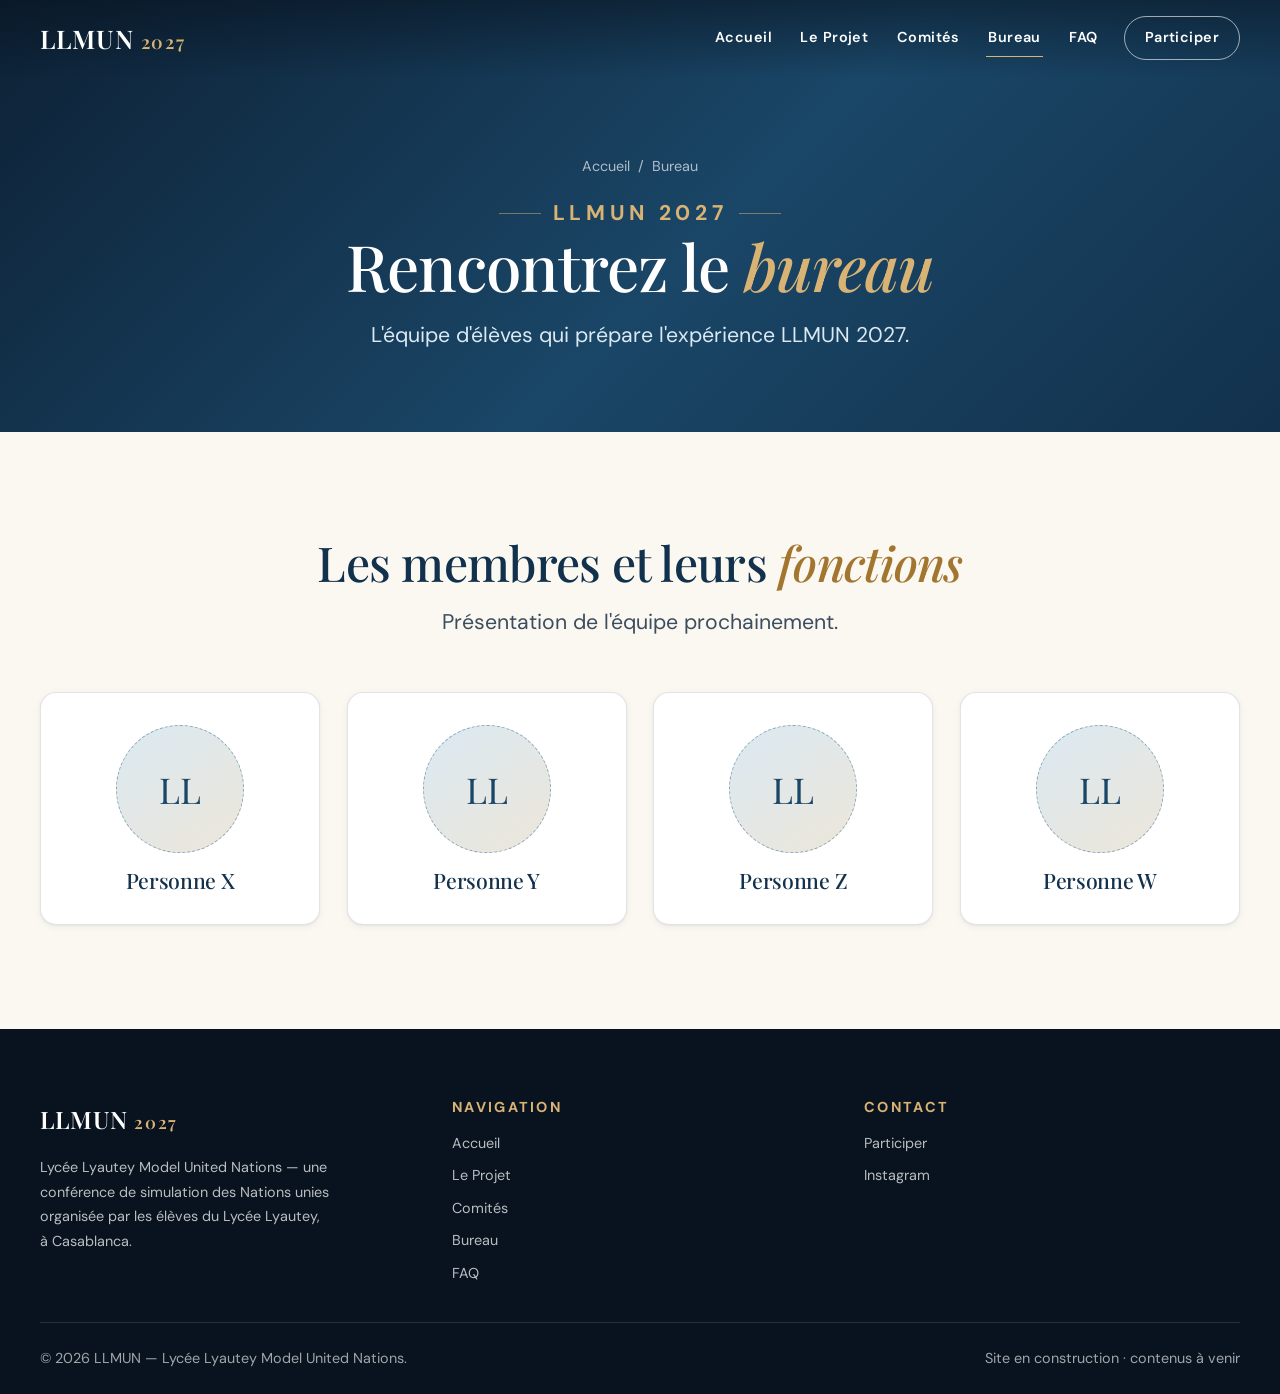
<file: bureau.html>
<!doctype html>
<html lang="fr">
<head>
  <meta charset="UTF-8" />
  <meta name="viewport" content="width=device-width, initial-scale=1" />
  <meta http-equiv="refresh" content="0; url=pages/bureau/index.html" />
  <link rel="canonical" href="pages/bureau/index.html" />
  <meta name="robots" content="noindex" />
  <title>Redirection - Bureau | LLMUN 2027</title>
  <script>location.replace('pages/bureau/index.html');</script>
</head>
<body>
  <p>Redirection vers <a href="pages/bureau/index.html">Bureau</a>...</p>
</body>
</html>
</file>
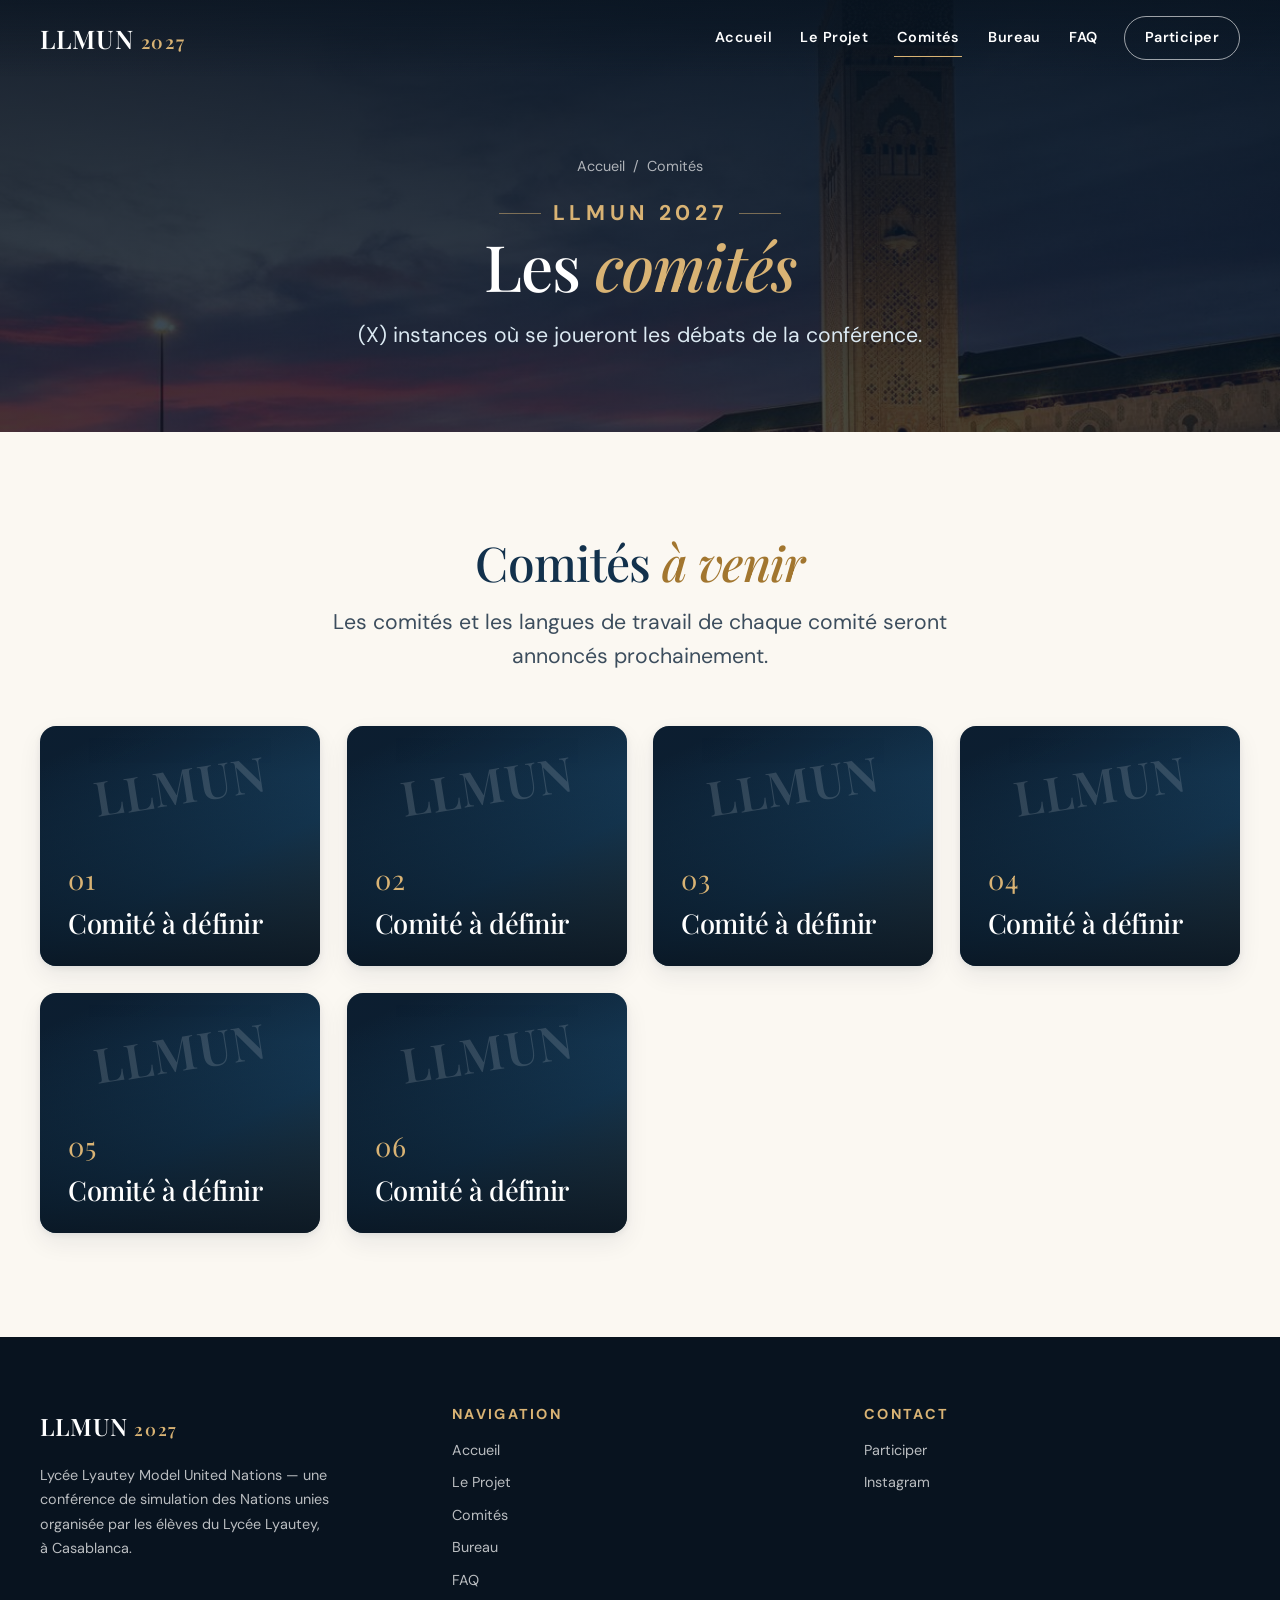
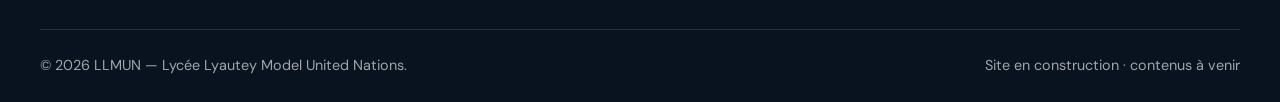
<file: comites.html>
<!doctype html>
<html lang="fr">
<head>
  <meta charset="UTF-8" />
  <meta name="viewport" content="width=device-width, initial-scale=1" />
  <meta http-equiv="refresh" content="0; url=pages/comites/index.html" />
  <link rel="canonical" href="pages/comites/index.html" />
  <meta name="robots" content="noindex" />
  <title>Redirection - Comites | LLMUN 2027</title>
  <script>location.replace('pages/comites/index.html');</script>
</head>
<body>
  <p>Redirection vers <a href="pages/comites/index.html">Comites</a>...</p>
</body>
</html>
</file>
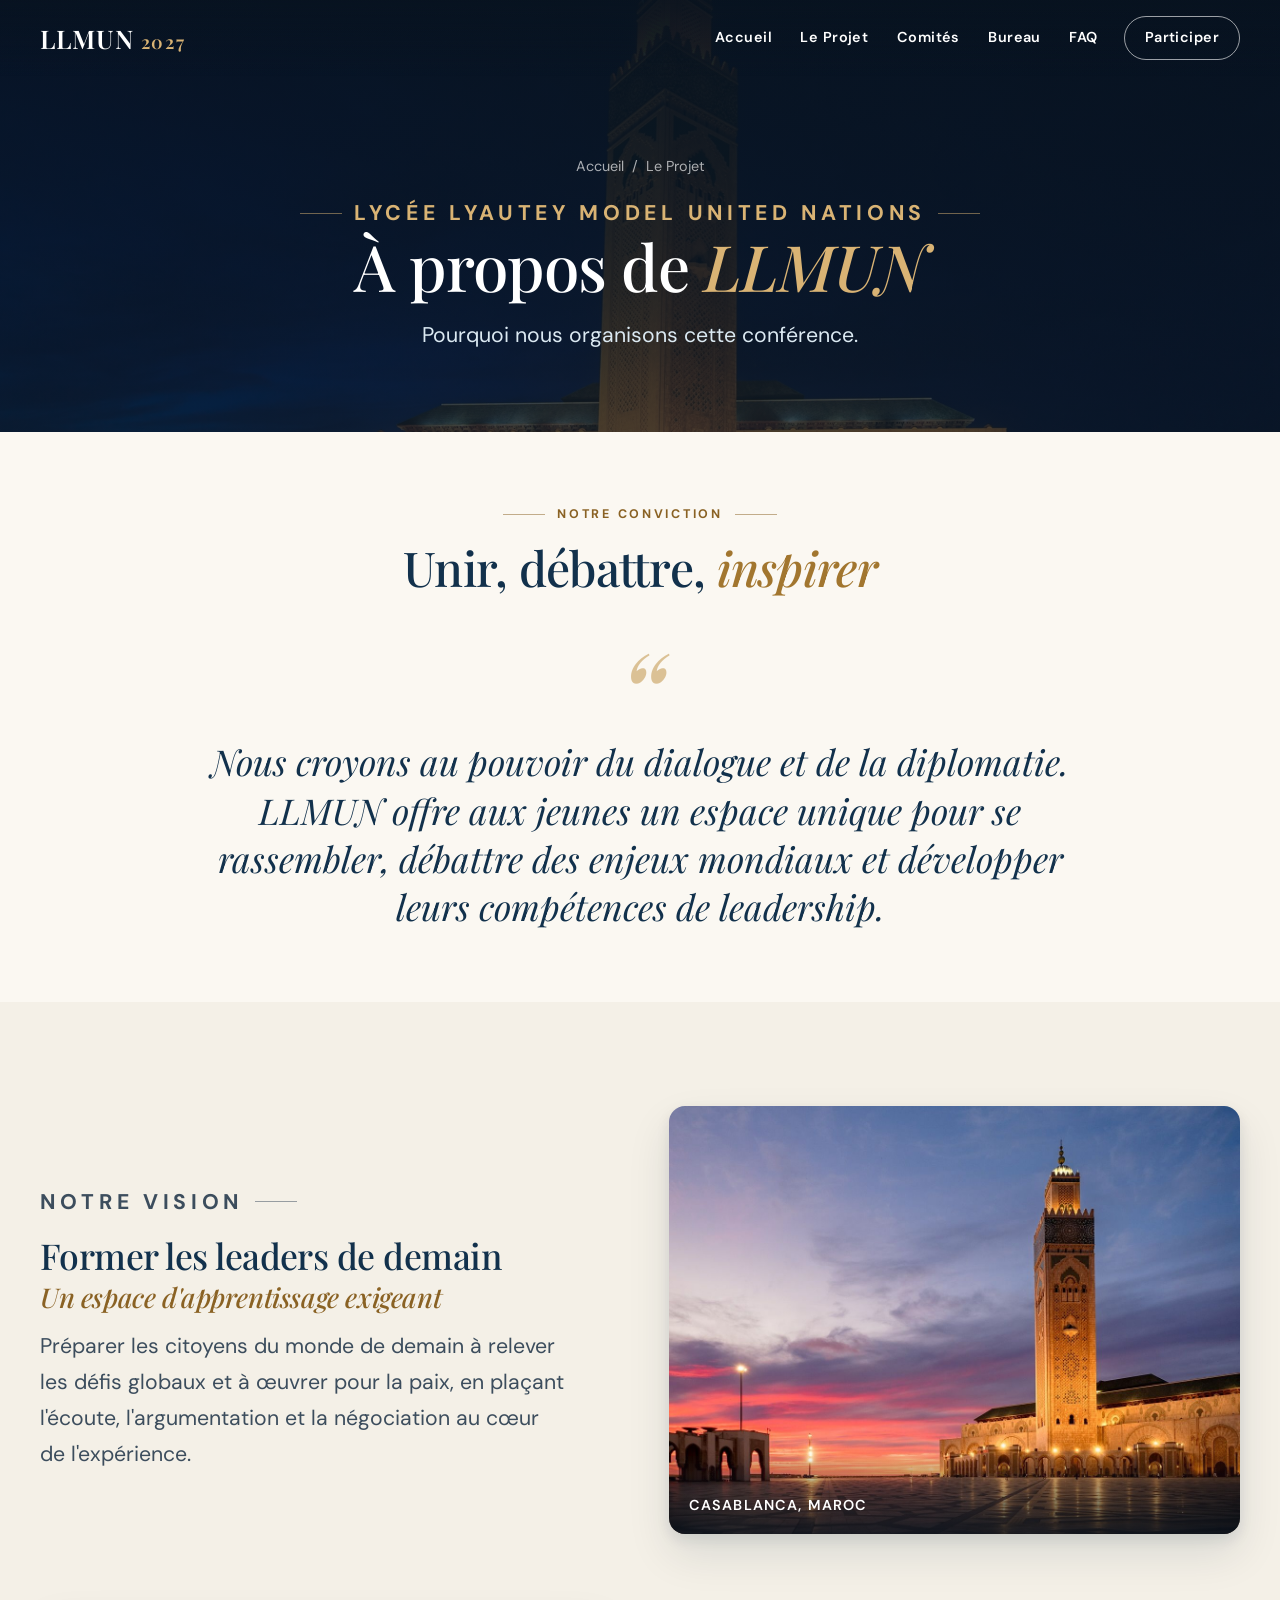
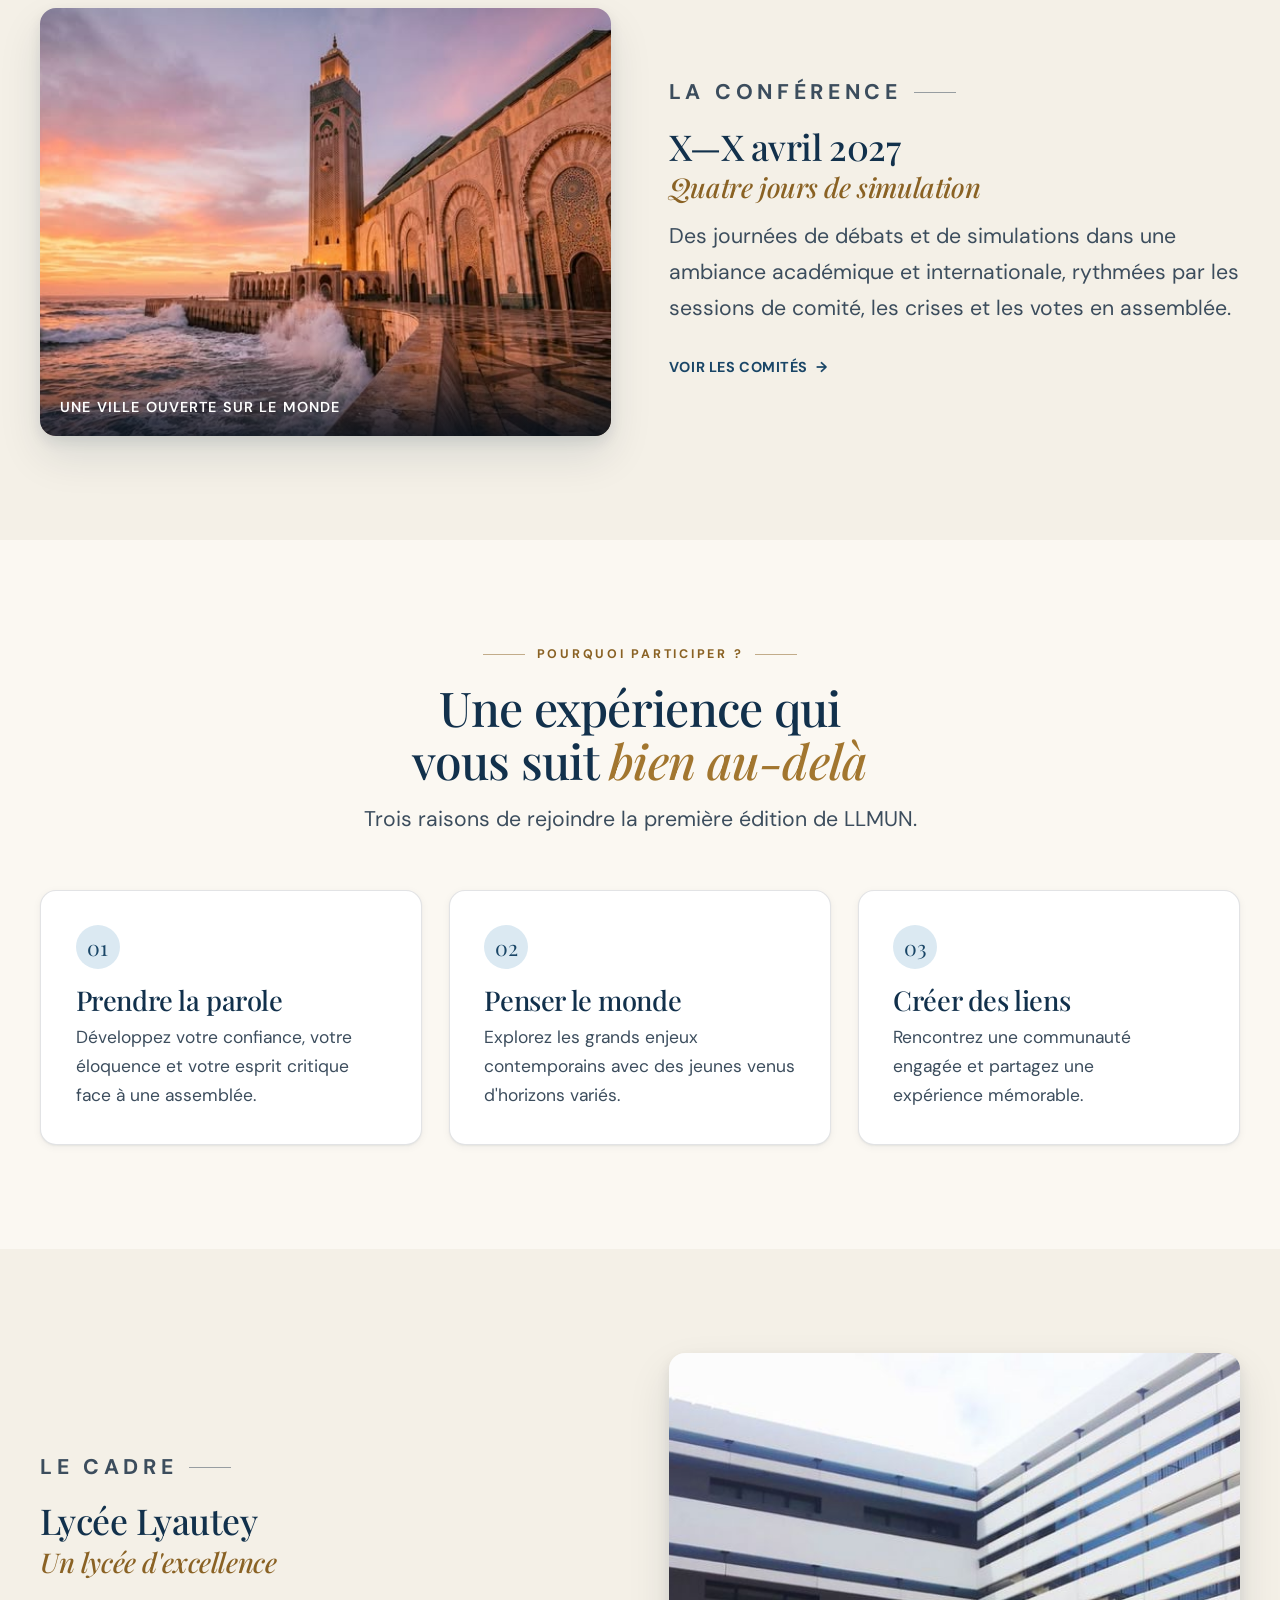
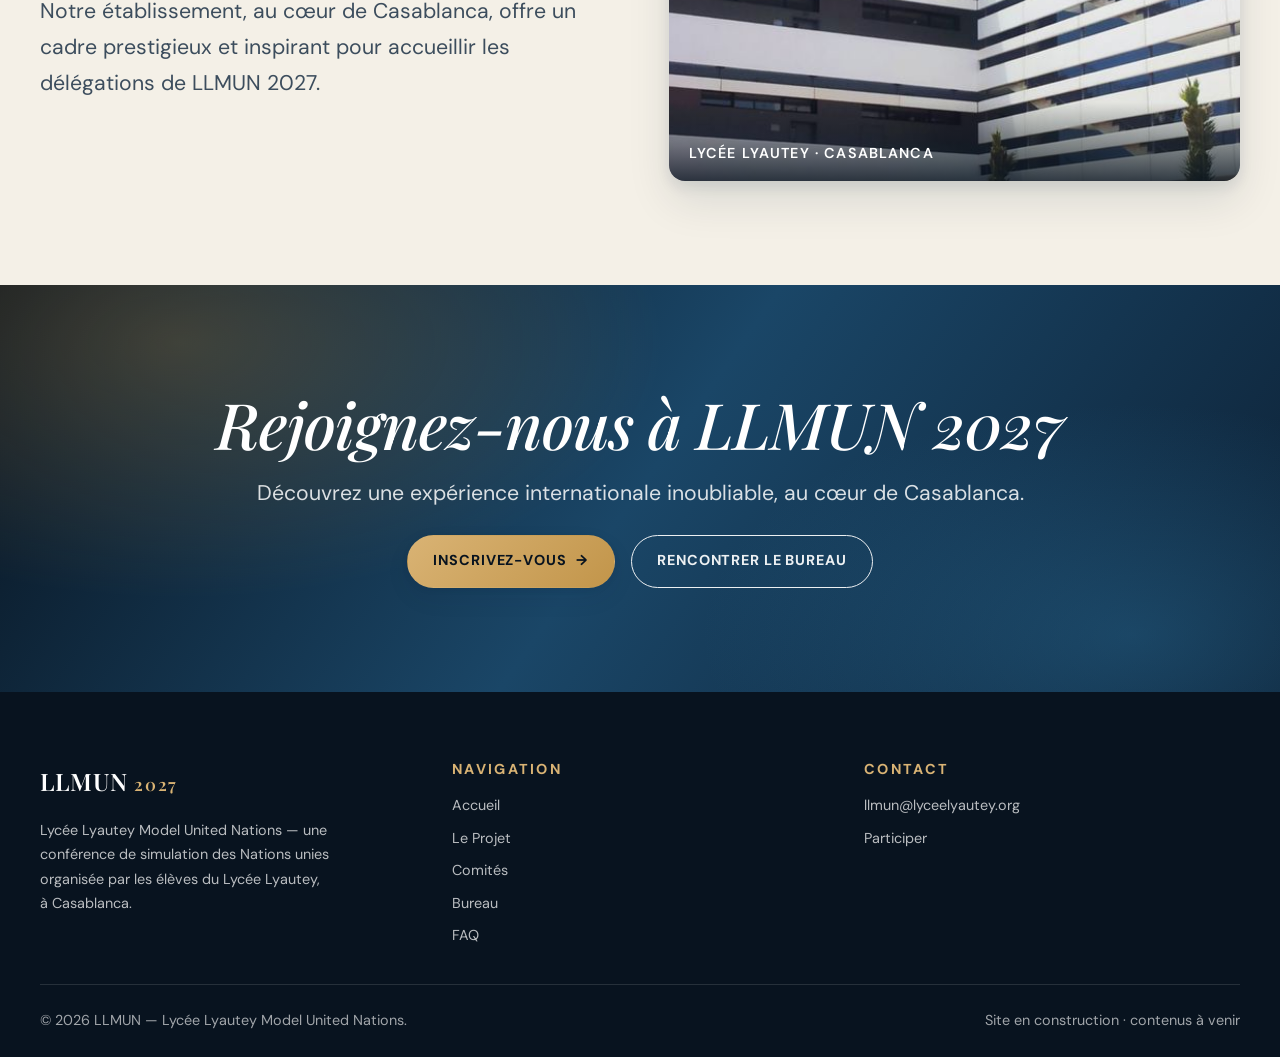
<file: index (1).html>
<!doctype html>
<html lang="fr">
<head>
  <meta charset="UTF-8" />
  <meta name="viewport" content="width=device-width, initial-scale=1, viewport-fit=cover" />
  <title>Le Projet — LLMUN 2027</title>
  <meta name="description" content="Le projet LLMUN 2027 : unir, débattre, inspirer. Découvrez la vision, la conférence et le cadre du Lycée Lyautey à Casablanca." />
  <meta name="theme-color" content="#08131f" />
  <link rel="icon" href="../../assets/favicon.svg" type="image/svg+xml" />

  <link rel="preconnect" href="https://fonts.googleapis.com" />
  <link rel="preconnect" href="https://fonts.gstatic.com" crossorigin />
  <link href="https://fonts.googleapis.com/css2?family=DM+Sans:wght@400;500;600;700&family=Playfair+Display:ital,wght@0,500;0,600;1,500;1,600&display=swap" rel="stylesheet" />
  <link rel="stylesheet" href="../../assets/css/styles.css" />
</head>
<body>
  <a class="skip-link" href="#contenu">Aller au contenu</a>

  <header class="site-header">
    <nav class="nav container" aria-label="Navigation principale">
      <a class="brand" href="../../index.html">LLMUN <span>2027</span></a>
      <button class="nav-toggle" type="button" aria-label="Ouvrir le menu" aria-expanded="false" aria-controls="menu-principal">
        <span></span><span></span><span></span>
      </button>
      <div class="nav-links" id="menu-principal">
        <a href="../../index.html">Accueil</a>
        <a href="../projet/index.html">Le Projet</a>
        <a href="../comites/index.html">Comités</a>
        <a href="../bureau/index.html">Bureau</a>
        <a href="../../index.html#faq">FAQ</a>
        <a class="nav-cta" href="../../index.html#inscription">Participer</a>
      </div>
    </nav>
  </header>

  <section class="page-hero">
    <div class="page-hero__media">
      <img src="../../assets/images/mosquee-nuit.jpg" alt="Casablanca de nuit" fetchpriority="high" width="1800" height="1217" />
    </div>
    <div class="container">
      <nav class="breadcrumb" aria-label="Fil d'Ariane">
        <a href="../../index.html">Accueil</a>
        <span aria-hidden="true">/</span>
        <span aria-current="page">Le Projet</span>
      </nav>
      <p class="eyebrow">Lycée Lyautey Model United Nations</p>
      <h1>À propos de <em>LLMUN</em></h1>
      <p>Pourquoi nous organisons cette conférence.</p>
    </div>
  </section>

  <main id="contenu">
    <!-- Manifeste -->
    <section class="section section--tight">
      <div class="container">
        <div class="section__head reveal">
          <p class="eyebrow">Notre conviction</p>
          <h2>Unir, débattre, <em>inspirer</em></h2>
        </div>
        <p class="statement reveal">
          Nous croyons au pouvoir du dialogue et de la diplomatie. LLMUN offre aux jeunes un espace unique
          pour se rassembler, débattre des enjeux mondiaux et développer leurs compétences de leadership.
        </p>
      </div>
    </section>

    <!-- Vision -->
    <section class="section section--paper">
      <div class="container">
        <div class="split">
          <div class="prose reveal">
            <p class="eyebrow eyebrow--start">Notre vision</p>
            <h3>Former les leaders de demain</h3>
            <h4>Un espace d'apprentissage exigeant</h4>
            <p>
              Préparer les citoyens du monde de demain à relever les défis globaux et à œuvrer pour la paix,
              en plaçant l'écoute, l'argumentation et la négociation au cœur de l'expérience.
            </p>
          </div>
          <figure class="split__media reveal">
            <img src="../../assets/images/hassan2.jpg" alt="Vue de Casablanca" loading="lazy" width="1200" height="900" />
            <figcaption>Casablanca, Maroc</figcaption>
          </figure>
        </div>

        <div class="split split--reverse">
          <div class="prose reveal">
            <p class="eyebrow eyebrow--start">La conférence</p>
            <h3>X—X avril 2027</h3>
            <h4>Quatre jours de simulation</h4>
            <p>
              Des journées de débats et de simulations dans une ambiance académique et internationale,
              rythmées par les sessions de comité, les crises et les votes en assemblée.
            </p>
            <a class="link-arrow" href="../comites/index.html">
              <span>Voir les comités</span><span aria-hidden="true">→</span>
            </a>
          </div>
          <figure class="split__media reveal">
            <img src="../../assets/images/hassan2-sunset.jpg" alt="Casablanca au coucher du soleil" loading="lazy" width="735" height="410" />
            <figcaption>Une ville ouverte sur le monde</figcaption>
          </figure>
        </div>
      </div>
    </section>

    <!-- Pourquoi participer -->
    <section class="section">
      <div class="container">
        <div class="section__head reveal">
          <p class="eyebrow">Pourquoi participer&nbsp;?</p>
          <h2>Une expérience qui vous suit <em>bien au-delà</em></h2>
          <p class="section__lead">Trois raisons de rejoindre la première édition de LLMUN.</p>
        </div>

        <div class="grid-auto grid-3" data-stagger>
          <article class="feature-card reveal">
            <span class="feature-card__num" aria-hidden="true">01</span>
            <h3>Prendre la parole</h3>
            <p>Développez votre confiance, votre éloquence et votre esprit critique face à une assemblée.</p>
          </article>
          <article class="feature-card reveal">
            <span class="feature-card__num" aria-hidden="true">02</span>
            <h3>Penser le monde</h3>
            <p>Explorez les grands enjeux contemporains avec des jeunes venus d'horizons variés.</p>
          </article>
          <article class="feature-card reveal">
            <span class="feature-card__num" aria-hidden="true">03</span>
            <h3>Créer des liens</h3>
            <p>Rencontrez une communauté engagée et partagez une expérience mémorable.</p>
          </article>
        </div>
      </div>
    </section>

    <!-- Le lycée -->
    <section class="section section--paper">
      <div class="container">
        <div class="split">
          <div class="prose reveal">
            <p class="eyebrow eyebrow--start">Le cadre</p>
            <h3>Lycée Lyautey</h3>
            <h4>Un lycée d'excellence</h4>
            <p>
              Notre établissement, au cœur de Casablanca, offre un cadre prestigieux et inspirant pour
              accueillir les délégations de LLMUN 2027.
            </p>
          </div>
          <figure class="split__media reveal">
            <img src="../../assets/images/lycee-lyautey.jpg" alt="Le Lycée Lyautey à Casablanca" loading="lazy" width="736" height="414" />
            <figcaption>Lycée Lyautey · Casablanca</figcaption>
          </figure>
        </div>
      </div>
    </section>
  </main>

  <section class="cta" id="inscription">
    <div class="container">
      <h2>Rejoignez-nous à LLMUN 2027</h2>
      <p>Découvrez une expérience internationale inoubliable, au cœur de Casablanca.</p>
      <div class="btn-row btn-row--center">
        <a class="btn btn--gold" href="mailto:llmun@lyceelyautey.org?subject=Inscription%20LLMUN%202027">
          Inscrivez-vous <span class="btn__arrow" aria-hidden="true">→</span>
        </a>
        <a class="btn btn--ghost" href="../bureau/index.html">Rencontrer le bureau</a>
      </div>
    </div>
  </section>

  <footer class="site-footer">
    <div class="container">
      <div class="site-footer__grid">
        <div class="site-footer__about">
          <a class="brand" href="../../index.html">LLMUN <span>2027</span></a>
          <p>
            Lycée Lyautey Model United Nations — une conférence de simulation des Nations unies
            organisée par les élèves du Lycée Lyautey, à Casablanca.
          </p>
        </div>

        <nav aria-label="Pages du site">
          <h2>Navigation</h2>
          <ul>
            <li><a href="../../index.html">Accueil</a></li>
            <li><a href="../projet/index.html">Le Projet</a></li>
            <li><a href="../comites/index.html">Comités</a></li>
            <li><a href="../bureau/index.html">Bureau</a></li>
            <li><a href="../../index.html#faq">FAQ</a></li>
          </ul>
        </nav>

        <div>
          <h2>Contact</h2>
          <ul>
            <li><a href="mailto:llmun@lyceelyautey.org">llmun@lyceelyautey.org</a></li>
            <li><a href="../../index.html#inscription">Participer</a></li>
          </ul>
        </div>
      </div>

      <div class="site-footer__bottom">
        <p>© <span data-year>2027</span> LLMUN — Lycée Lyautey Model United Nations.</p>
        <p>Site en construction · contenus à venir</p>
      </div>
    </div>
  </footer>

  <script src="../../assets/js/site.js" defer></script>
</body>
</html>
</file>
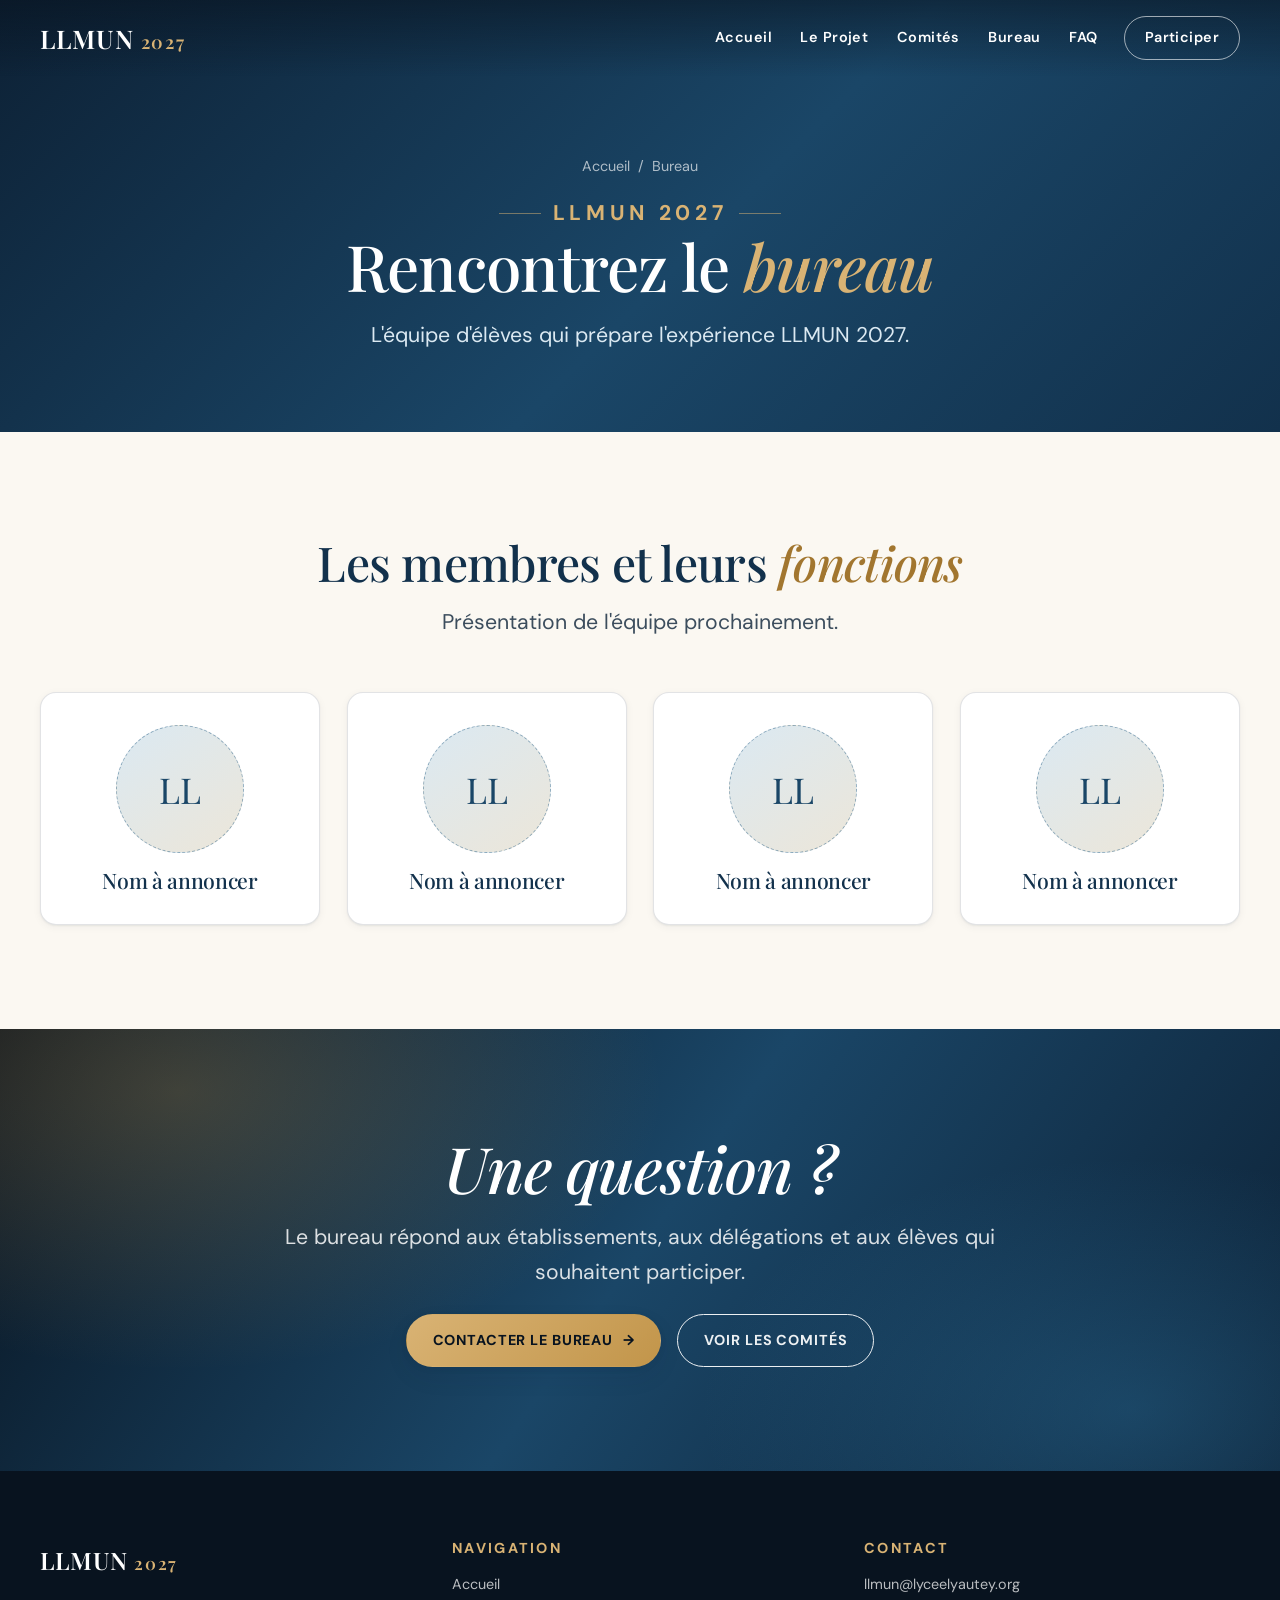
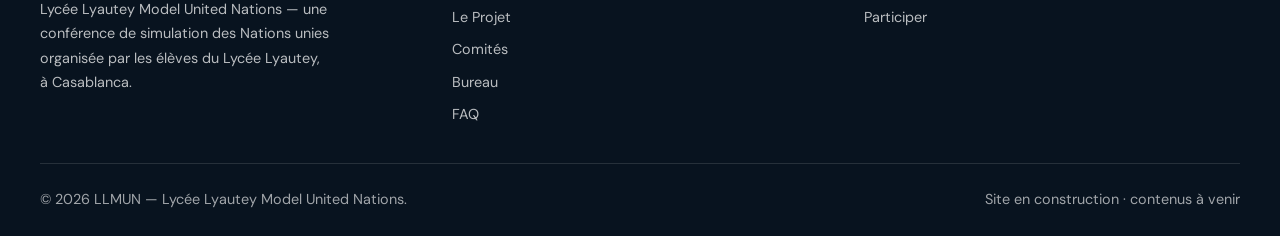
<file: index (2).html>
<!doctype html>
<html lang="fr">
<head>
  <meta charset="UTF-8" />
  <meta name="viewport" content="width=device-width, initial-scale=1, viewport-fit=cover" />
  <title>Bureau — LLMUN 2027</title>
  <meta name="description" content="Le bureau d'administration de LLMUN 2027 : l'équipe d'élèves qui prépare la conférence du Lycée Lyautey." />
  <meta name="theme-color" content="#08131f" />
  <link rel="icon" href="../../assets/favicon.svg" type="image/svg+xml" />

  <link rel="preconnect" href="https://fonts.googleapis.com" />
  <link rel="preconnect" href="https://fonts.gstatic.com" crossorigin />
  <link href="https://fonts.googleapis.com/css2?family=DM+Sans:wght@400;500;600;700&family=Playfair+Display:ital,wght@0,500;0,600;1,500;1,600&display=swap" rel="stylesheet" />
  <link rel="stylesheet" href="../../assets/css/styles.css" />
</head>
<body>
  <a class="skip-link" href="#contenu">Aller au contenu</a>

  <header class="site-header">
    <nav class="nav container" aria-label="Navigation principale">
      <a class="brand" href="../../index.html">LLMUN <span>2027</span></a>
      <button class="nav-toggle" type="button" aria-label="Ouvrir le menu" aria-expanded="false" aria-controls="menu-principal">
        <span></span><span></span><span></span>
      </button>
      <div class="nav-links" id="menu-principal">
        <a href="../../index.html">Accueil</a>
        <a href="../projet/index.html">Le Projet</a>
        <a href="../comites/index.html">Comités</a>
        <a href="../bureau/index.html">Bureau</a>
        <a href="../../index.html#faq">FAQ</a>
        <a class="nav-cta" href="../../index.html#inscription">Participer</a>
      </div>
    </nav>
  </header>

  <section class="page-hero page-hero--plain">
    <div class="container">
      <nav class="breadcrumb" aria-label="Fil d'Ariane">
        <a href="../../index.html">Accueil</a>
        <span aria-hidden="true">/</span>
        <span aria-current="page">Bureau</span>
      </nav>
      <p class="eyebrow">LLMUN 2027</p>
      <h1>Rencontrez le <em>bureau</em></h1>
      <p>L'équipe d'élèves qui prépare l'expérience LLMUN 2027.</p>
    </div>
  </section>

  <main id="contenu">
    <section class="section">
      <div class="container">
        <div class="section__head reveal">
          <h2>Les membres et leurs <em>fonctions</em></h2>
          <p class="section__lead">Présentation de l'équipe prochainement.</p>
        </div>

        <div class="grid-auto grid-4" data-stagger>
          <article class="person-card reveal">
            <span class="person-card__avatar" aria-hidden="true">LL</span>
            <h3>Nom à annoncer</h3>
          </article>

          <article class="person-card reveal">
            <span class="person-card__avatar" aria-hidden="true">LL</span>
            <h3>Nom à annoncer</h3>
          </article>

          <article class="person-card reveal">
            <span class="person-card__avatar" aria-hidden="true">LL</span>
            <h3>Nom à annoncer</h3>
          </article>

          <article class="person-card reveal">
            <span class="person-card__avatar" aria-hidden="true">LL</span>
            <h3>Nom à annoncer</h3>
          </article>
        </div>
      </div>
    </section>
  </main>

  <section class="cta" id="inscription">
    <div class="container">
      <h2>Une question&nbsp;?</h2>
      <p>Le bureau répond aux établissements, aux délégations et aux élèves qui souhaitent participer.</p>
      <div class="btn-row btn-row--center">
        <a class="btn btn--gold" href="mailto:llmun@lyceelyautey.org?subject=Question%20LLMUN%202027">
          Contacter le bureau <span class="btn__arrow" aria-hidden="true">→</span>
        </a>
        <a class="btn btn--ghost" href="../comites/index.html">Voir les comités</a>
      </div>
    </div>
  </section>

  <footer class="site-footer">
    <div class="container">
      <div class="site-footer__grid">
        <div class="site-footer__about">
          <a class="brand" href="../../index.html">LLMUN <span>2027</span></a>
          <p>
            Lycée Lyautey Model United Nations — une conférence de simulation des Nations unies
            organisée par les élèves du Lycée Lyautey, à Casablanca.
          </p>
        </div>

        <nav aria-label="Pages du site">
          <h2>Navigation</h2>
          <ul>
            <li><a href="../../index.html">Accueil</a></li>
            <li><a href="../projet/index.html">Le Projet</a></li>
            <li><a href="../comites/index.html">Comités</a></li>
            <li><a href="../bureau/index.html">Bureau</a></li>
            <li><a href="../../index.html#faq">FAQ</a></li>
          </ul>
        </nav>

        <div>
          <h2>Contact</h2>
          <ul>
            <li><a href="mailto:llmun@lyceelyautey.org">llmun@lyceelyautey.org</a></li>
            <li><a href="../../index.html#inscription">Participer</a></li>
          </ul>
        </div>
      </div>

      <div class="site-footer__bottom">
        <p>© <span data-year>2027</span> LLMUN — Lycée Lyautey Model United Nations.</p>
        <p>Site en construction · contenus à venir</p>
      </div>
    </div>
  </footer>

  <script src="../../assets/js/site.js" defer></script>
</body>
</html>
</file>
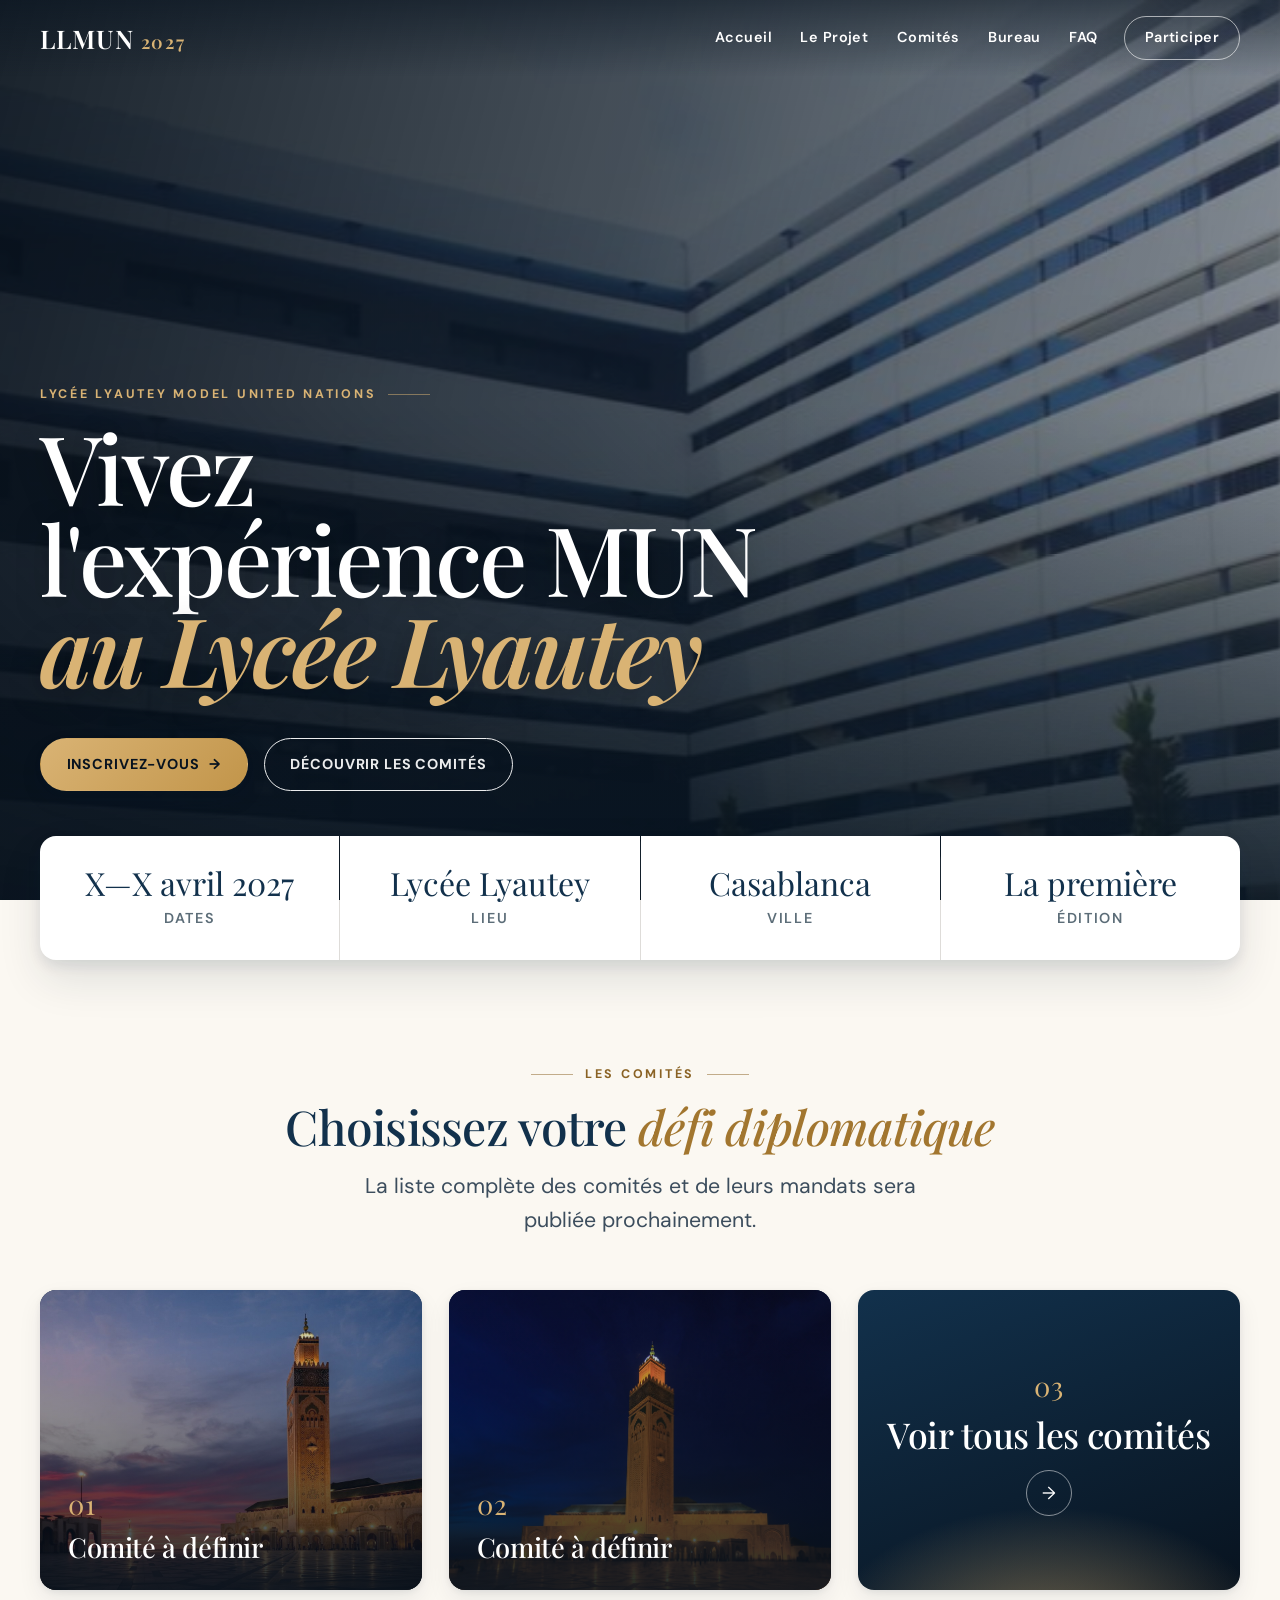
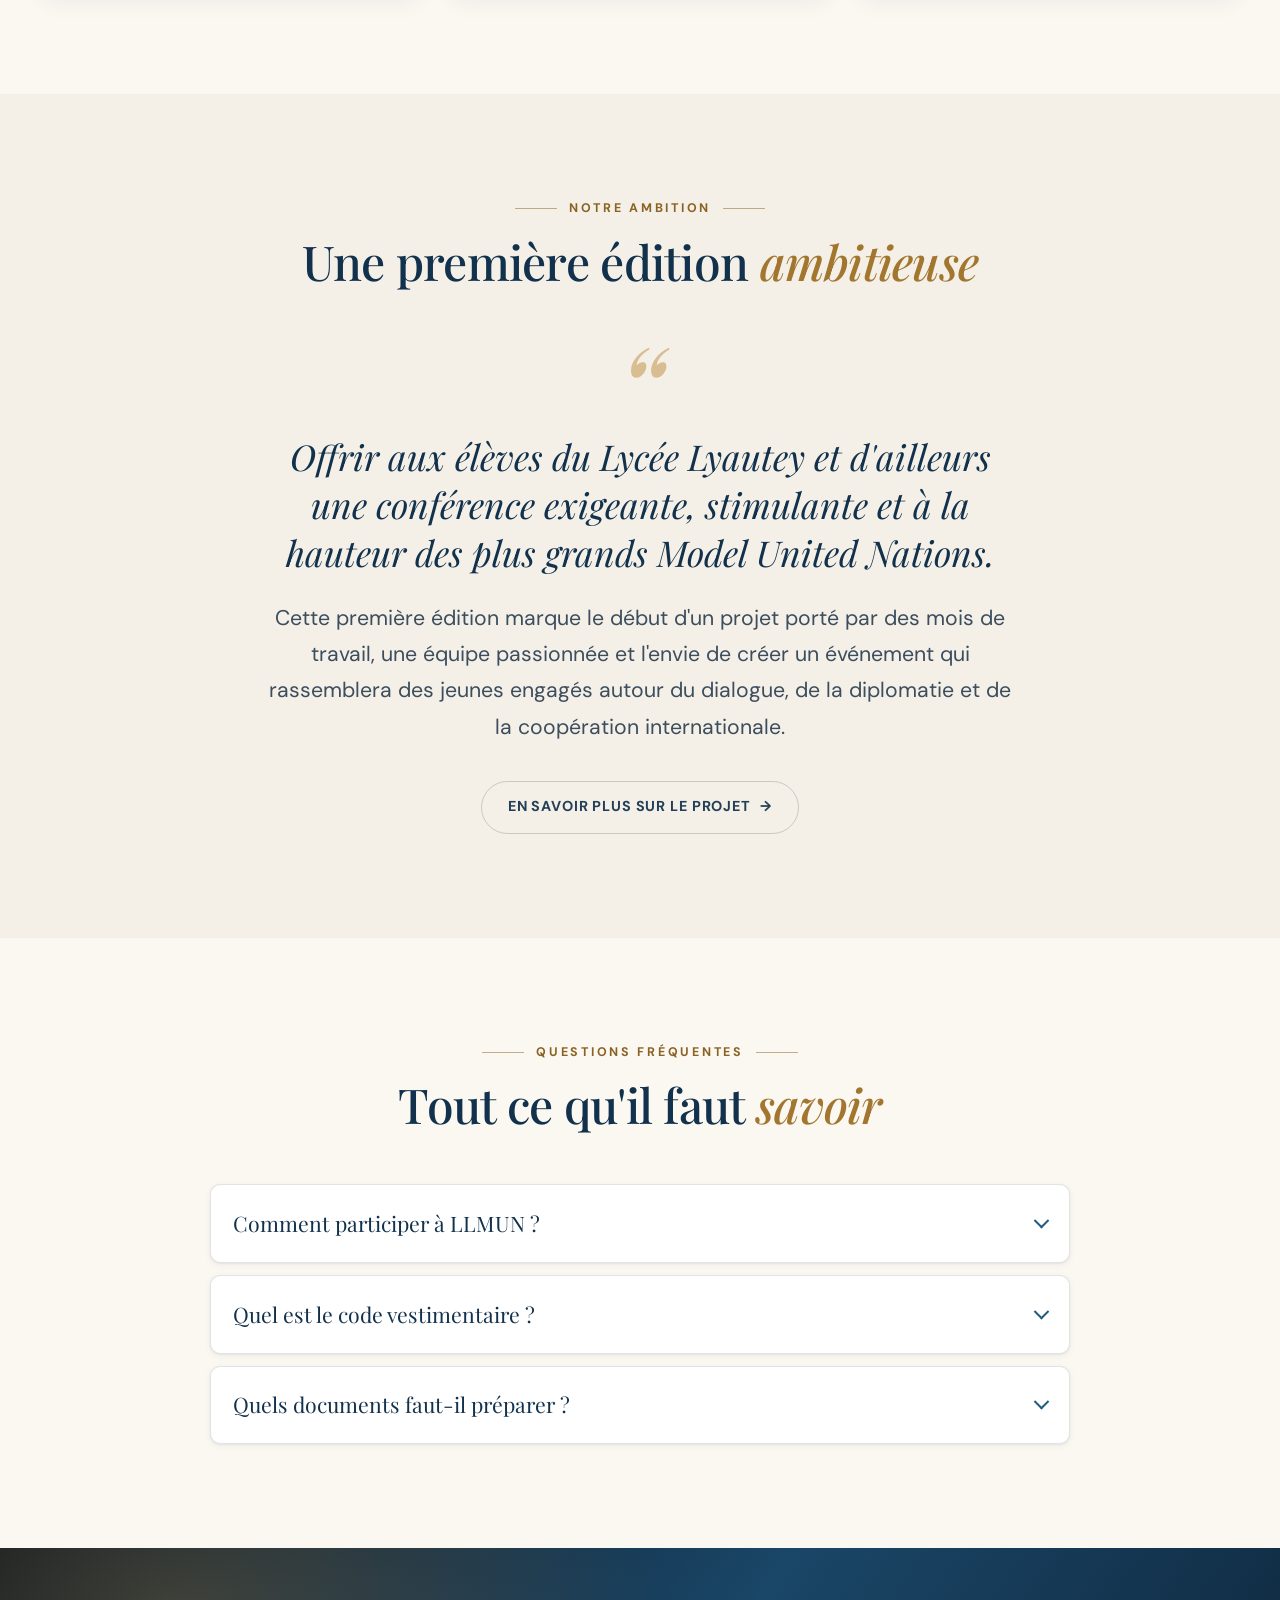
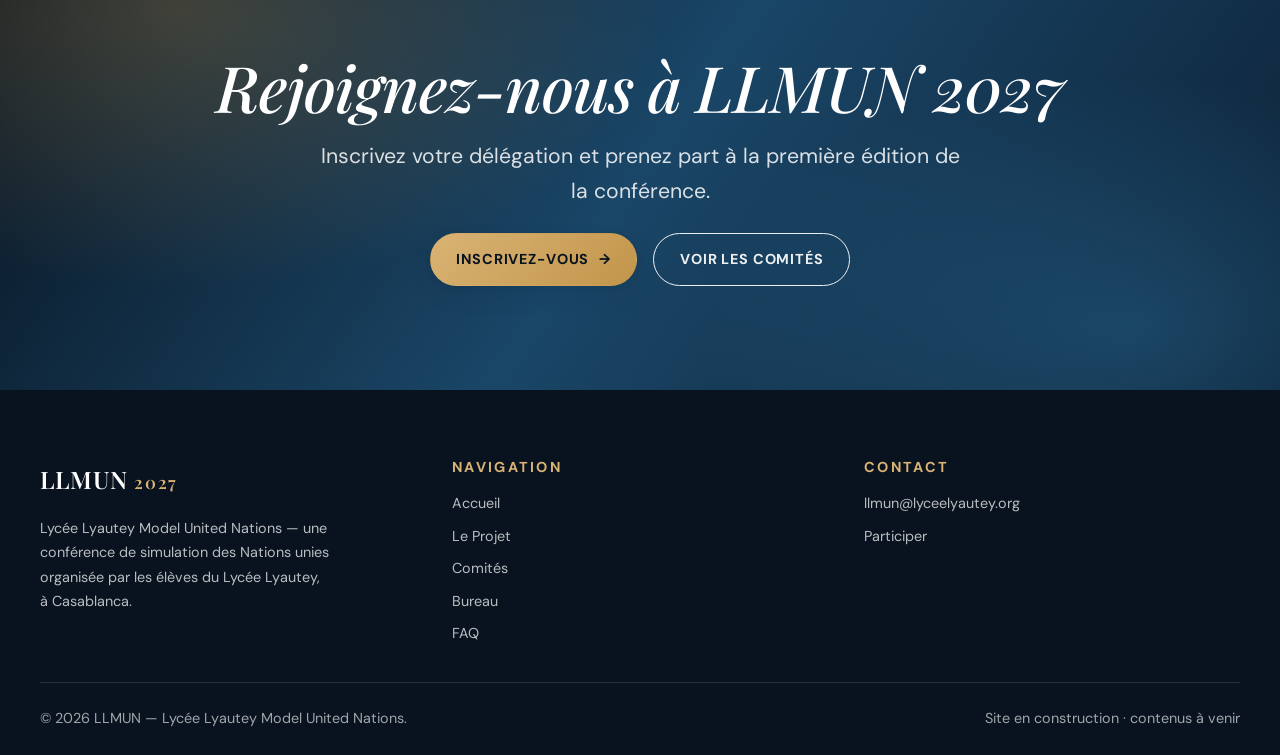
<file: index (3).html>
<!doctype html>
<html lang="fr">
<head>
  <meta charset="UTF-8" />
  <meta name="viewport" content="width=device-width, initial-scale=1, viewport-fit=cover" />
  <title>LLMUN 2027 — Lycée Lyautey Model United Nations, Casablanca</title>
  <meta name="description" content="LLMUN 2027 : la conférence Model United Nations du Lycée Lyautey à Casablanca. Débats, diplomatie et coopération internationale, en avril 2027." />
  <meta name="theme-color" content="#08131f" />
  <link rel="icon" href="assets/favicon.svg" type="image/svg+xml" />

  <meta property="og:type" content="website" />
  <meta property="og:locale" content="fr_FR" />
  <meta property="og:title" content="LLMUN 2027 — Lycée Lyautey Model United Nations" />
  <meta property="og:description" content="Vivez l'expérience MUN au Lycée Lyautey, à Casablanca. Avril 2027." />
  <meta property="og:image" content="assets/images/lycee-lyautey.jpg" />

  <link rel="preconnect" href="https://fonts.googleapis.com" />
  <link rel="preconnect" href="https://fonts.gstatic.com" crossorigin />
  <link href="https://fonts.googleapis.com/css2?family=DM+Sans:wght@400;500;600;700&family=Playfair+Display:ital,wght@0,500;0,600;1,500;1,600&display=swap" rel="stylesheet" />
  <link rel="stylesheet" href="assets/css/styles.css" />
</head>
<body>
  <a class="skip-link" href="#contenu">Aller au contenu</a>

  <header class="site-header">
    <nav class="nav container" aria-label="Navigation principale">
      <a class="brand" href="index.html">LLMUN <span>2027</span></a>
      <button class="nav-toggle" type="button" aria-label="Ouvrir le menu" aria-expanded="false" aria-controls="menu-principal">
        <span></span><span></span><span></span>
      </button>
      <div class="nav-links" id="menu-principal">
        <a href="index.html">Accueil</a>
        <a href="pages/projet/index.html">Le Projet</a>
        <a href="pages/comites/index.html">Comités</a>
        <a href="pages/bureau/index.html">Bureau</a>
        <a href="#faq">FAQ</a>
        <a class="nav-cta" href="#inscription">Participer</a>
      </div>
    </nav>
  </header>

  <section class="hero" id="accueil">
    <div class="hero__media">
      <img src="assets/images/lycee-lyautey.jpg" alt="Le Lycée Lyautey à Casablanca" fetchpriority="high" width="736" height="414" />
    </div>
    <div class="container">
      <div class="hero__content">
        <p class="eyebrow">Lycée Lyautey Model United Nations</p>
        <h1>Vivez l'expérience MUN <em>au Lycée Lyautey</em></h1>
        <div class="btn-row">
          <a class="btn btn--gold" href="#inscription">Inscrivez-vous <span class="btn__arrow" aria-hidden="true">→</span></a>
          <a class="btn btn--ghost" href="pages/comites/index.html">Découvrir les comités</a>
        </div>
      </div>
    </div>
  </section>

  <main id="contenu">
    <!-- Informations clés : seul endroit du site où dates, lieu et ville sont donnés -->
    <section class="facts container" aria-label="Informations clés">
      <dl class="facts__inner">
        <div class="fact">
          <dt>Dates</dt>
          <dd>X—X avril 2027</dd>
        </div>
        <div class="fact">
          <dt>Lieu</dt>
          <dd>Lycée Lyautey</dd>
        </div>
        <div class="fact">
          <dt>Ville</dt>
          <dd>Casablanca</dd>
        </div>
        <div class="fact">
          <dt>Édition</dt>
          <dd>La première</dd>
        </div>
      </dl>
    </section>

    <!-- Comités -->
    <section class="section" id="comites">
      <div class="container">
        <div class="section__head reveal">
          <p class="eyebrow">Les comités</p>
          <h2>Choisissez votre <em>défi diplomatique</em></h2>
          <p class="section__lead">
            La liste complète des comités et de leurs mandats sera publiée prochainement.
          </p>
        </div>

        <div class="grid-auto grid-3" data-stagger>
          <article class="committee-card reveal">
            <div class="committee-card__media">
              <img src="assets/images/hassan2.jpg" alt="" loading="lazy" width="1200" height="900" />
            </div>
            <span class="committee-card__num">01</span>
            <h3>Comité à définir</h3>
          </article>

          <article class="committee-card reveal">
            <div class="committee-card__media">
              <img src="assets/images/mosquee-nuit.jpg" alt="" loading="lazy" width="1800" height="1217" />
            </div>
            <span class="committee-card__num">02</span>
            <h3>Comité à définir</h3>
          </article>

          <a class="committee-card committee-card--cta reveal" href="pages/comites/index.html">
            <span class="committee-card__num">03</span>
            <h3>Voir tous les comités</h3>
            <span class="arrow" aria-hidden="true">→</span>
          </a>
        </div>
      </div>
    </section>

    <!-- Ambition (le développement complet est sur la page Le Projet) -->
    <section class="section section--paper ambition" id="projet">
      <div class="container">
        <div class="section__head reveal">
          <p class="eyebrow">Notre ambition</p>
          <h2>Une première édition <em>ambitieuse</em></h2>
        </div>

        <div class="ambition__text reveal">
          <p class="statement">
            Offrir aux élèves du Lycée Lyautey et d'ailleurs une conférence exigeante, stimulante
            et à la hauteur des plus grands Model United Nations.
          </p>
          <p>
            Cette première édition marque le début d'un projet porté par des mois de travail, une équipe
            passionnée et l'envie de créer un événement qui rassemblera des jeunes engagés autour du
            dialogue, de la diplomatie et de la coopération internationale.
          </p>
          <div class="btn-row btn-row--center">
            <a class="btn btn--on-light btn--ghost" href="pages/projet/index.html">
              En savoir plus sur le projet <span class="btn__arrow" aria-hidden="true">→</span>
            </a>
          </div>
        </div>
      </div>
    </section>

    <!-- FAQ -->
    <section class="section" id="faq">
      <div class="container">
        <div class="section__head reveal">
          <p class="eyebrow">Questions fréquentes</p>
          <h2>Tout ce qu'il faut <em>savoir</em></h2>
        </div>

        <div class="faq-list" data-stagger>
          <details class="faq-item reveal">
            <summary>Comment participer à LLMUN ?</summary>
            <div class="faq-item__body">
              <p>Les inscriptions ouvrent prochainement pour les délégations et les participants individuels.</p>
            </div>
          </details>

          <details class="faq-item reveal">
            <summary>Quel est le code vestimentaire ?</summary>
            <div class="faq-item__body">
              <p>Une tenue formelle et professionnelle est requise pendant toute la durée de la conférence.</p>
            </div>
          </details>

          <details class="faq-item reveal">
            <summary>Quels documents faut-il préparer ?</summary>
            <div class="faq-item__body">
              <p>Vous recevrez les guides de comité et les consignes de préparation après votre inscription.</p>
            </div>
          </details>
        </div>
      </div>
    </section>
  </main>

  <!-- Appel à l'action -->
  <section class="cta" id="inscription">
    <div class="container">
      <h2>Rejoignez-nous à LLMUN 2027</h2>
      <p>Inscrivez votre délégation et prenez part à la première édition de la conférence.</p>
      <div class="btn-row btn-row--center">
        <a class="btn btn--gold" href="mailto:llmun@lyceelyautey.org?subject=Inscription%20LLMUN%202027">
          Inscrivez-vous <span class="btn__arrow" aria-hidden="true">→</span>
        </a>
        <a class="btn btn--ghost" href="pages/comites/index.html">Voir les comités</a>
      </div>
    </div>
  </section>

  <footer class="site-footer">
    <div class="container">
      <div class="site-footer__grid">
        <div class="site-footer__about">
          <a class="brand" href="index.html">LLMUN <span>2027</span></a>
          <p>
            Lycée Lyautey Model United Nations — une conférence de simulation des Nations unies
            organisée par les élèves du Lycée Lyautey, à Casablanca.
          </p>
        </div>

        <nav aria-label="Pages du site">
          <h2>Navigation</h2>
          <ul>
            <li><a href="index.html">Accueil</a></li>
            <li><a href="pages/projet/index.html">Le Projet</a></li>
            <li><a href="pages/comites/index.html">Comités</a></li>
            <li><a href="pages/bureau/index.html">Bureau</a></li>
            <li><a href="#faq">FAQ</a></li>
          </ul>
        </nav>

        <div>
          <h2>Contact</h2>
          <ul>
            <li><a href="mailto:llmun@lyceelyautey.org">llmun@lyceelyautey.org</a></li>
            <li><a href="#inscription">Participer</a></li>
          </ul>
        </div>
      </div>

      <div class="site-footer__bottom">
        <p>© <span data-year>2027</span> LLMUN — Lycée Lyautey Model United Nations.</p>
        <p>Site en construction · contenus à venir</p>
      </div>
    </div>
  </footer>

  <script src="assets/js/site.js" defer></script>
</body>
</html>
</file>
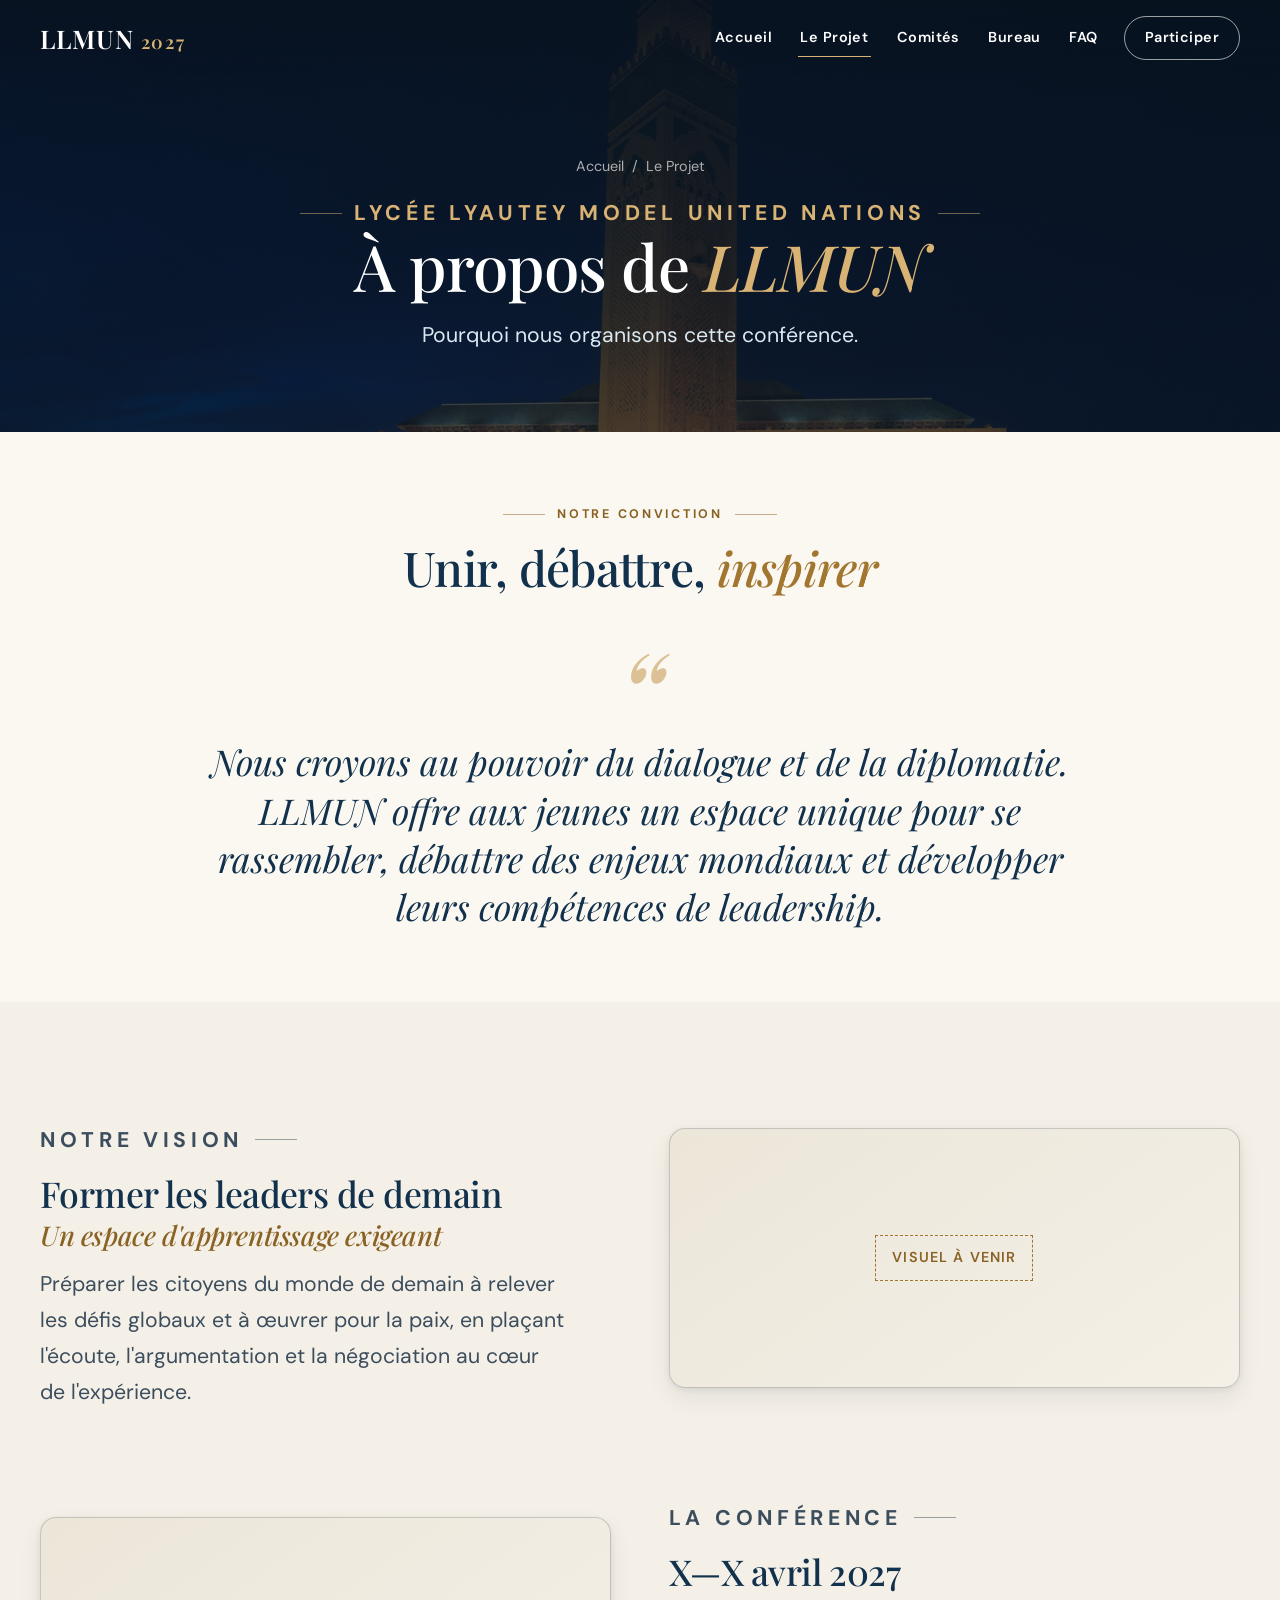
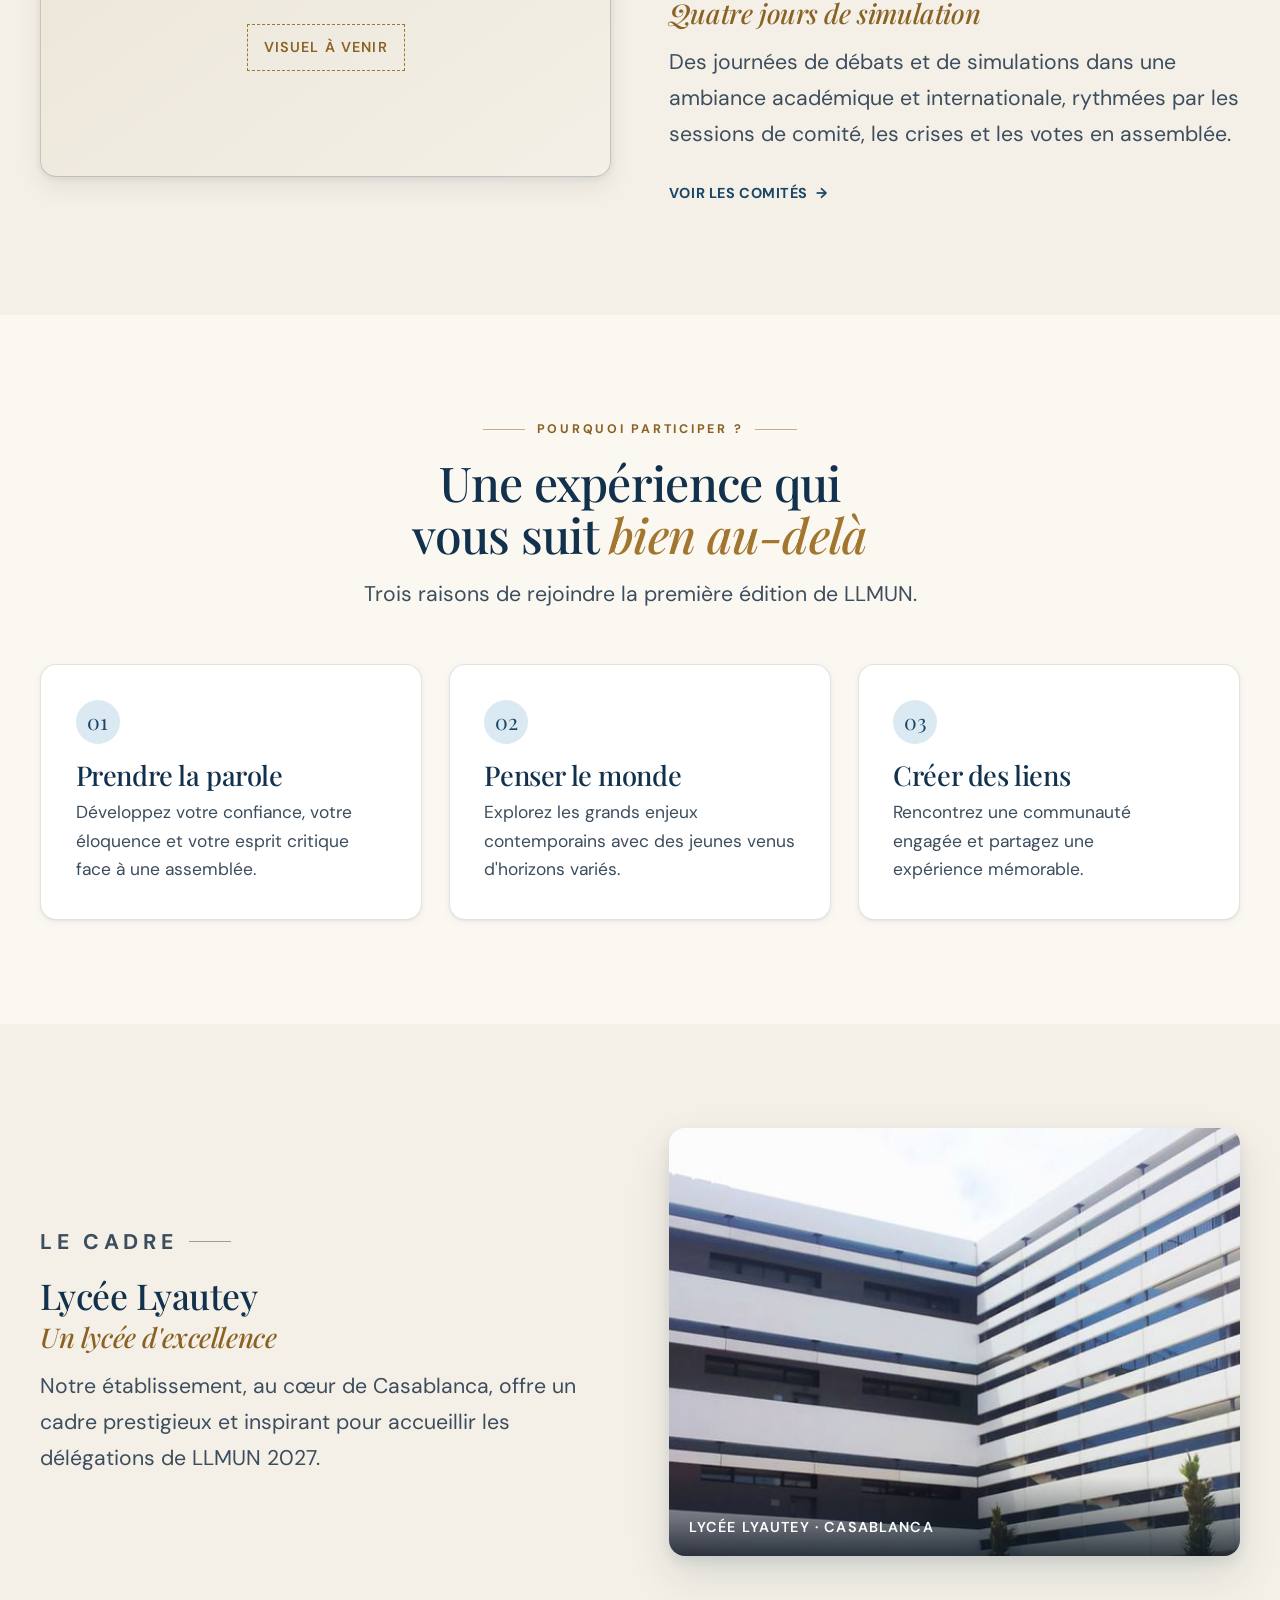
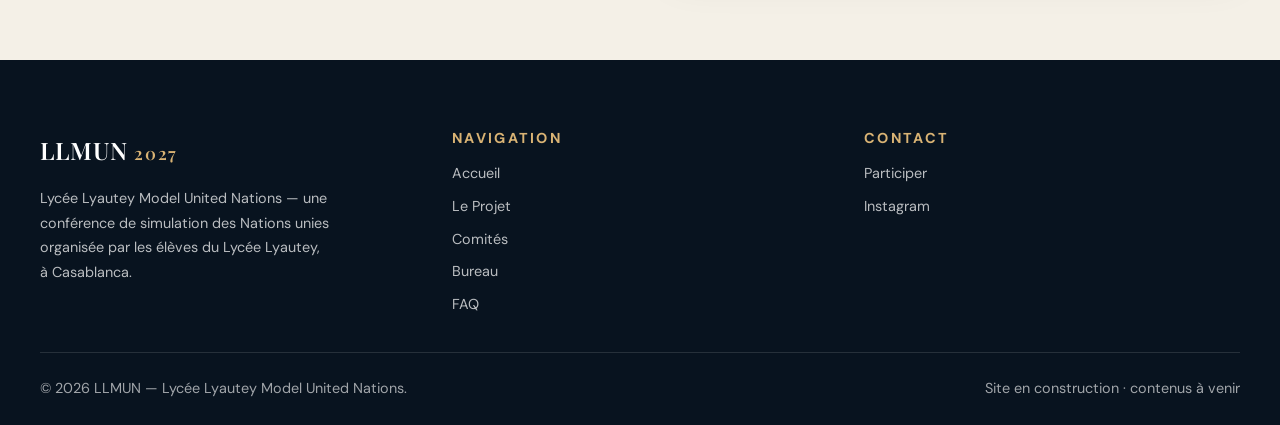
<file: projet.html>
<!doctype html>
<html lang="fr">
<head>
  <meta charset="UTF-8" />
  <meta name="viewport" content="width=device-width, initial-scale=1" />
  <meta http-equiv="refresh" content="0; url=pages/projet/index.html" />
  <link rel="canonical" href="pages/projet/index.html" />
  <meta name="robots" content="noindex" />
  <title>Redirection - Le Projet | LLMUN 2027</title>
  <script>location.replace('pages/projet/index.html');</script>
</head>
<body>
  <p>Redirection vers <a href="pages/projet/index.html">Le Projet</a>...</p>
</body>
</html>
</file>
<file: assets/css/styles.css>
/* ============================================================================
   LLMUN 2027 — Feuille de style principale
   Système de design : jetons → base → primitives de mise en page → composants
   → sections → mouvement → points de rupture.
   Typographie : Playfair Display (titres) + DM Sans (interface / texte courant).
   ========================================================================= */

/* ---------------------------------------------------------------- 1. JETONS */
:root {
  /* Couleurs de marque : bleu nuit diplomatique, laiton chaud, ivoire */
  --navy-950: #08131f;
  --navy-900: #0d2135;
  --navy-800: #12314c;
  --navy-700: #1a4667;
  --navy-600: #235b83;
  --blue-500: #2f7cab;
  --blue-300: #8fbcd6;
  --blue-100: #dbe9f2;

  --brass-600: #8a6224; /* petits textes : 4.8:1 sur papier */
  --brass-accent: #a2762f; /* titres >= 24px : conforme AA gros texte */
  --brass-500: #c2954a;
  --brass-400: #d9b374;
  --brass-200: #f0dcb6;

  --ivory: #fbf8f2;
  --paper: #f4f0e7;
  --paper-2: #ece6d9;

  --ink: #131e29;
  --ink-soft: #3c4d5d;
  --ink-muted: #5c6d78;
  --line: rgba(19, 30, 41, 0.12);
  --line-strong: rgba(19, 30, 41, 0.2);

  /* Rôles sémantiques */
  --bg: var(--ivory);
  --surface: #ffffff;
  --surface-alt: var(--paper);
  --text: var(--ink);
  --text-soft: var(--ink-soft);

  /* Typographie fluide (320px → 1440px) */
  --font-display: "Playfair Display", "Iowan Old Style", Georgia, serif;
  --font-sans: "DM Sans", system-ui, -apple-system, "Segoe UI", Roboto, sans-serif;

  --step--1: clamp(0.82rem, 0.79rem + 0.14vw, 0.9rem);
  --step-0: clamp(1rem, 0.96rem + 0.2vw, 1.09rem);
  --step-1: clamp(1.13rem, 1.06rem + 0.34vw, 1.33rem);
  --step-2: clamp(1.33rem, 1.2rem + 0.63vw, 1.72rem);
  --step-3: clamp(1.6rem, 1.38rem + 1.06vw, 2.25rem);
  --step-4: clamp(1.95rem, 1.58rem + 1.83vw, 3rem);
  --step-5: clamp(2.35rem, 1.73rem + 3.06vw, 4rem);
  --step-6: clamp(2.8rem, 1.65rem + 5.75vw, 6rem);

  /* Rythme d'espacement */
  --space-2xs: 0.375rem;
  --space-xs: 0.625rem;
  --space-s: 1rem;
  --space-m: 1.5rem;
  --space-l: 2.25rem;
  --space-xl: 3.5rem;
  --space-2xl: clamp(3.5rem, 2.5rem + 5vw, 7rem);

  --gutter: clamp(1.25rem, 0.9rem + 1.8vw, 2.5rem);
  --measure: 68ch;
  --container: 1200px;

  /* Formes et profondeur */
  --radius-xs: 6px;
  --radius-s: 10px;
  --radius-m: 16px;
  --radius-l: 26px;
  --radius-pill: 999px;

  --shadow-xs: 0 1px 2px rgba(11, 32, 51, 0.06), 0 2px 8px rgba(11, 32, 51, 0.05);
  --shadow-s: 0 2px 6px rgba(11, 32, 51, 0.07), 0 10px 24px rgba(11, 32, 51, 0.07);
  --shadow-m: 0 6px 14px rgba(11, 32, 51, 0.09), 0 20px 44px rgba(11, 32, 51, 0.11);
  --shadow-l: 0 18px 40px rgba(8, 19, 31, 0.18), 0 44px 90px rgba(8, 19, 31, 0.18);

  --ring: 0 0 0 3px var(--ivory), 0 0 0 6px var(--blue-500);

  /* Mouvement */
  --ease-out: cubic-bezier(0.22, 0.68, 0.32, 1);
  --ease-spring: cubic-bezier(0.32, 1.4, 0.5, 1);
  --t-fast: 160ms;
  --t-med: 280ms;
  --t-slow: 520ms;

  --header-h: 76px;
}

@media (min-width: 1600px) {
  :root {
    --container: 1320px;
  }
}

/* ------------------------------------------------------------ 2. BASE / RESET */
*,
*::before,
*::after {
  box-sizing: border-box;
}

html {
  -webkit-text-size-adjust: 100%;
  scroll-behavior: smooth;
  scroll-padding-top: calc(var(--header-h) + 1rem);
}

body {
  margin: 0;
  background: var(--bg);
  color: var(--text);
  font-family: var(--font-sans);
  font-size: var(--step-0);
  line-height: 1.65;
  overflow-x: hidden;
  -webkit-font-smoothing: antialiased;
  text-rendering: optimizeLegibility;
}

img,
picture,
svg,
video {
  display: block;
  max-width: 100%;
  height: auto;
}

h1,
h2,
h3,
h4 {
  font-family: var(--font-display);
  font-weight: 500;
  line-height: 1.1;
  margin: 0;
  text-wrap: balance;
  letter-spacing: -0.015em;
}

p {
  margin: 0;
  text-wrap: pretty;
}

a {
  color: inherit;
}

button {
  font: inherit;
  color: inherit;
}

:focus-visible {
  outline: none;
  box-shadow: var(--ring);
  border-radius: var(--radius-xs);
}

::selection {
  background: var(--brass-200);
  color: var(--navy-900);
}

.skip-link {
  position: absolute;
  left: 50%;
  top: 0;
  transform: translate(-50%, -150%);
  z-index: 200;
  padding: 0.75rem 1.25rem;
  background: var(--navy-900);
  color: #fff;
  border-radius: 0 0 var(--radius-s) var(--radius-s);
  font-weight: 600;
  text-decoration: none;
  transition: transform var(--t-fast) var(--ease-out);
}

.skip-link:focus-visible {
  transform: translate(-50%, 0);
}

.visually-hidden {
  position: absolute !important;
  width: 1px;
  height: 1px;
  padding: 0;
  margin: -1px;
  overflow: hidden;
  clip-path: inset(50%);
  white-space: nowrap;
}

/* -------------------------------------------------------- 3. MISE EN PAGE */
.container {
  width: min(var(--container), 100% - (var(--gutter) * 2));
  margin-inline: auto;
}

.container--narrow {
  width: min(820px, 100% - (var(--gutter) * 2));
}

.section {
  padding-block: var(--space-2xl);
}

.section--tight {
  padding-block: clamp(2.5rem, 1.8rem + 3.5vw, 4.5rem);
}

.section--paper {
  background: var(--paper);
}

.section__head {
  max-width: 62ch;
  margin-inline: auto;
  text-align: center;
  margin-bottom: clamp(2rem, 1.4rem + 2.4vw, 3.5rem);
}

.section__head h2,
.section__title {
  font-size: var(--step-4);
  color: var(--navy-800);
}

.section__head h2 em,
.section__title em {
  font-style: italic;
  color: var(--brass-accent);
}

.section__lead {
  margin-top: var(--space-s);
  color: var(--text-soft);
  font-size: var(--step-1);
  line-height: 1.6;
}

/* Surtitre avec filets décoratifs */
.eyebrow {
  display: flex;
  align-items: center;
  justify-content: center;
  gap: 0.75rem;
  margin: 0 0 var(--space-s);
  font-family: var(--font-sans);
  font-size: clamp(0.68rem, 0.64rem + 0.2vw, 0.78rem);
  font-weight: 700;
  letter-spacing: 0.22em;
  text-transform: uppercase;
  color: var(--brass-600);
}

.eyebrow::before,
.eyebrow::after {
  content: "";
  width: clamp(18px, 5vw, 42px);
  height: 1px;
  background: currentColor;
  opacity: 0.5;
}

.eyebrow--start {
  justify-content: flex-start;
}

.eyebrow--start::before {
  display: none;
}

/* ------------------------------------------------------------- 4. BOUTONS */
.btn {
  --btn-bg: var(--navy-700);
  --btn-fg: #fff;
  display: inline-flex;
  align-items: center;
  justify-content: center;
  gap: 0.6rem;
  min-height: 48px;
  padding: 0.85rem 1.6rem;
  border: 1px solid transparent;
  border-radius: var(--radius-pill);
  background: var(--btn-bg);
  color: var(--btn-fg);
  font-family: var(--font-sans);
  font-size: var(--step--1);
  font-weight: 700;
  letter-spacing: 0.06em;
  text-transform: uppercase;
  text-decoration: none;
  cursor: pointer;
  box-shadow: var(--shadow-s);
  transition: transform var(--t-fast) var(--ease-out), box-shadow var(--t-med) var(--ease-out),
    background-color var(--t-med) var(--ease-out), color var(--t-med) var(--ease-out),
    border-color var(--t-med) var(--ease-out);
}

.btn:hover {
  transform: translateY(-2px);
  box-shadow: var(--shadow-m);
}

.btn:active {
  transform: translateY(0);
}

.btn__arrow {
  transition: transform var(--t-med) var(--ease-spring);
}

.btn:hover .btn__arrow {
  transform: translateX(4px);
}

.btn--gold {
  --btn-bg: linear-gradient(135deg, var(--brass-400), var(--brass-500));
  --btn-fg: var(--navy-950);
}

.btn--light {
  --btn-bg: var(--ivory);
  --btn-fg: var(--navy-800);
}

.btn--ghost {
  --btn-bg: transparent;
  --btn-fg: currentColor;
  border-color: currentColor;
  box-shadow: none;
  opacity: 0.92;
}

.btn--ghost:hover {
  background: rgba(255, 255, 255, 0.12);
  box-shadow: none;
  opacity: 1;
}

.btn--on-light.btn--ghost {
  color: var(--navy-800);
  border-color: var(--line-strong);
}

.btn--on-light.btn--ghost:hover {
  background: rgba(19, 49, 76, 0.06);
}

.btn[disabled],
.btn[aria-disabled="true"] {
  cursor: not-allowed;
  opacity: 0.55;
  box-shadow: none;
}

.btn[disabled]:hover,
.btn[aria-disabled="true"]:hover {
  transform: none;
  box-shadow: none;
}

.btn-row {
  display: flex;
  flex-wrap: wrap;
  gap: var(--space-s);
}

.btn-row--center {
  justify-content: center;
}

/* Lien texte fléché */
.link-arrow {
  display: inline-flex;
  align-items: center;
  gap: 0.5rem;
  font-weight: 700;
  font-size: var(--step--1);
  letter-spacing: 0.04em;
  text-transform: uppercase;
  text-decoration: none;
  color: var(--navy-700);
  padding-block: 0.35rem;
}

.link-arrow span:last-child {
  transition: transform var(--t-med) var(--ease-spring);
}

.link-arrow:hover span:last-child {
  transform: translateX(5px);
}

/* -------------------------------------------------------- 5. EN-TÊTE / NAV */
.site-header {
  position: fixed;
  inset: 0 0 auto;
  z-index: 100;
  transition: background-color var(--t-med) var(--ease-out), box-shadow var(--t-med) var(--ease-out);
}

.site-header::after {
  content: "";
  position: absolute;
  inset: 0;
  z-index: -1;
  background: linear-gradient(180deg, rgba(8, 19, 31, 0.55), rgba(8, 19, 31, 0));
  opacity: 1;
  transition: opacity var(--t-med) var(--ease-out);
}

.site-header.is-stuck {
  background: rgba(251, 248, 242, 0.9);
  backdrop-filter: saturate(150%) blur(14px);
  -webkit-backdrop-filter: saturate(150%) blur(14px);
  box-shadow: 0 1px 0 var(--line), var(--shadow-xs);
}

.site-header.is-stuck::after {
  opacity: 0;
}

.nav {
  display: flex;
  align-items: center;
  justify-content: space-between;
  gap: var(--space-m);
  min-height: var(--header-h);
}

.brand {
  display: inline-flex;
  align-items: baseline;
  gap: 0.4rem;
  font-family: var(--font-display);
  font-size: clamp(1.25rem, 1.1rem + 0.7vw, 1.6rem);
  font-weight: 600;
  letter-spacing: 0.04em;
  color: #fff;
  text-decoration: none;
  transition: color var(--t-med) var(--ease-out);
}

.brand span {
  font-size: 0.72em;
  color: var(--brass-400);
  letter-spacing: 0.1em;
}

.site-header.is-stuck .brand {
  color: var(--navy-800);
}

.site-header.is-stuck .brand span {
  color: var(--brass-600);
}

.nav-links {
  display: flex;
  align-items: center;
  gap: clamp(0.9rem, 0.2rem + 1.6vw, 2.1rem);
}

.nav-links a {
  position: relative;
  color: #fff;
  font-size: var(--step--1);
  font-weight: 600;
  letter-spacing: 0.03em;
  text-decoration: none;
  padding: 0.55rem 0.15rem;
  transition: color var(--t-med) var(--ease-out);
}

.nav-links a::after {
  content: "";
  position: absolute;
  left: 0;
  right: 0;
  bottom: 0.1rem;
  height: 1.5px;
  background: var(--brass-400);
  transform: scaleX(0);
  transform-origin: left;
  transition: transform var(--t-med) var(--ease-out);
}

.nav-links a:hover::after,
.nav-links a[aria-current="page"]::after {
  transform: scaleX(1);
}

.site-header.is-stuck .nav-links a {
  color: var(--navy-800);
}

.site-header.is-stuck .nav-links a:hover {
  color: var(--navy-600);
}

.nav-cta {
  border: 1px solid rgba(255, 255, 255, 0.6);
  border-radius: var(--radius-pill);
  padding: 0.6rem 1.25rem !important;
}

.nav-cta::after {
  display: none !important;
}

.nav-cta:hover {
  background: var(--brass-400);
  border-color: var(--brass-400);
  color: var(--navy-950) !important;
}

.site-header.is-stuck .nav-cta {
  border-color: var(--navy-700);
  background: var(--navy-700);
  color: #fff !important;
}

.site-header.is-stuck .nav-cta:hover {
  background: var(--navy-900);
  border-color: var(--navy-900);
}

/* Bouton hamburger */
.nav-toggle {
  display: none;
  width: 46px;
  height: 46px;
  padding: 0;
  border: 0;
  border-radius: var(--radius-s);
  background: transparent;
  cursor: pointer;
  position: relative;
  z-index: 96;
}

.nav-toggle span {
  position: absolute;
  left: 50%;
  width: 22px;
  height: 2px;
  border-radius: 2px;
  background: #fff;
  transform: translateX(-50%);
  transition: transform var(--t-med) var(--ease-out), opacity var(--t-fast) linear,
    background-color var(--t-med) var(--ease-out);
}

.nav-toggle span:nth-child(1) {
  top: 17px;
}
.nav-toggle span:nth-child(2) {
  top: 23px;
}
.nav-toggle span:nth-child(3) {
  top: 29px;
}

.site-header.is-stuck .nav-toggle span {
  background: var(--navy-800);
}

.nav-toggle[aria-expanded="true"] span,
.site-header.is-stuck .nav-toggle[aria-expanded="true"] span {
  background: #fff;
}

.nav-toggle[aria-expanded="true"] span:nth-child(1) {
  transform: translateX(-50%) translateY(6px) rotate(45deg);
}
.nav-toggle[aria-expanded="true"] span:nth-child(2) {
  opacity: 0;
}
.nav-toggle[aria-expanded="true"] span:nth-child(3) {
  transform: translateX(-50%) translateY(-6px) rotate(-45deg);
}

/* Tiroir ouvert : l'en-tête redevient transparent pour laisser respirer le
   panneau, et le logo passe au-dessus tout en restant lisible sur fond sombre. */
body.nav-open .site-header,
body.nav-open .site-header.is-stuck {
  background: transparent;
  box-shadow: none;
  backdrop-filter: none;
  -webkit-backdrop-filter: none;
}

body.nav-open .brand,
body.nav-open .site-header.is-stuck .brand {
  position: relative;
  z-index: 96;
  color: #fff;
}

body.nav-open .brand span,
body.nav-open .site-header.is-stuck .brand span {
  color: var(--brass-400);
}

.nav-scrim {
  position: fixed;
  inset: 0;
  z-index: 90;
  background: rgba(8, 19, 31, 0.55);
  opacity: 0;
  visibility: hidden;
  transition: opacity var(--t-med) var(--ease-out), visibility var(--t-med);
}

body.nav-open .nav-scrim {
  opacity: 1;
  visibility: visible;
}

body.nav-open {
  overflow: hidden;
}

/* ---------------------------------------------------------------- 6. HÉROS */
.hero {
  position: relative;
  display: grid;
  align-items: end;
  min-height: min(100svh, 900px);
  padding-block: calc(var(--header-h) + var(--space-xl)) clamp(3.5rem, 2rem + 6vw, 7rem);
  color: #fff;
  overflow: hidden;
  isolation: isolate;
}

.hero__media {
  position: absolute;
  inset: 0;
  z-index: -2;
}

.hero__media img {
  width: 100%;
  height: 100%;
  object-fit: cover;
  object-position: center 45%;
  animation: hero-zoom 18s var(--ease-out) forwards;
}

@keyframes hero-zoom {
  from {
    transform: scale(1.08);
  }
  to {
    transform: scale(1);
  }
}

.hero__media::after {
  content: "";
  position: absolute;
  inset: 0;
  background: linear-gradient(105deg, rgba(6, 16, 26, 0.92) 0%, rgba(7, 20, 33, 0.74) 45%, rgba(10, 28, 45, 0.4) 100%),
    linear-gradient(0deg, rgba(6, 16, 26, 0.85), rgba(6, 16, 26, 0) 55%);
}

.hero .eyebrow {
  color: var(--brass-400);
  justify-content: flex-start;
}

.hero .eyebrow::before {
  display: none;
}

.hero h1 {
  font-size: var(--step-6);
  line-height: 0.95;
  letter-spacing: -0.03em;
  max-width: 14ch;
  text-shadow: 0 6px 30px rgba(0, 0, 0, 0.35);
}

.hero h1 em {
  display: block;
  font-style: italic;
  font-weight: 600;
  color: var(--brass-400);
}

.hero .btn-row {
  margin-top: clamp(1.75rem, 1.2rem + 2vw, 2.75rem);
}

/* Héros secondaire (pages internes) */
.page-hero {
  position: relative;
  display: grid;
  align-items: center;
  min-height: clamp(330px, 48vh, 480px);
  padding-block: calc(var(--header-h) + var(--space-l)) var(--space-l);
  color: #fff;
  overflow: hidden;
  isolation: isolate;
  text-align: center;
  background: linear-gradient(135deg, var(--navy-900), var(--navy-700) 55%, var(--navy-800));
}

.page-hero__media {
  position: absolute;
  inset: 0;
  z-index: -2;
}

.page-hero__media img {
  width: 100%;
  height: 100%;
  object-fit: cover;
}

.page-hero__media::after {
  content: "";
  position: absolute;
  inset: 0;
  background: linear-gradient(180deg, rgba(7, 18, 30, 0.88), rgba(8, 24, 39, 0.74)),
    radial-gradient(120% 90% at 50% 0%, rgba(15, 47, 74, 0.4), transparent);
}

.page-hero .eyebrow {
  color: var(--brass-400);
}

.page-hero h1 {
  font-size: var(--step-5);
}

.page-hero h1 em {
  font-style: italic;
  color: var(--brass-400);
}

.page-hero p {
  max-width: 58ch;
  margin: var(--space-s) auto 0;
  color: var(--blue-100);
  font-size: var(--step-1);
}

/* Fil d'Ariane */
.breadcrumb {
  display: flex;
  flex-wrap: wrap;
  justify-content: center;
  gap: 0.5rem;
  margin-bottom: var(--space-s);
  font-size: var(--step--1);
  color: rgba(255, 255, 255, 0.65);
}

.breadcrumb a {
  text-decoration: none;
  border-bottom: 1px solid transparent;
}

.breadcrumb a:hover {
  border-color: currentColor;
}

/* --------------------------------------------------- 7. BANDEAU D'INFOS CLÉS */
.facts {
  position: relative;
  z-index: 2;
  margin-top: clamp(-4.5rem, -5vw, -2.5rem);
}

.facts__inner {
  display: grid;
  grid-template-columns: repeat(auto-fit, minmax(min(100%, 200px), 1fr));
  gap: 1px;
  margin: 0;
  background: var(--line);
  border-radius: var(--radius-m);
  overflow: hidden;
  box-shadow: var(--shadow-m);
}

.fact {
  display: flex;
  flex-direction: column;
  gap: 0.35rem;
  padding: clamp(1.25rem, 1rem + 1vw, 2rem);
  background: var(--surface);
  text-align: center;
}

.fact dt {
  order: 2;
  font-size: var(--step--1);
  font-weight: 600;
  letter-spacing: 0.12em;
  text-transform: uppercase;
  color: var(--ink-muted);
}

.fact dd {
  order: 1;
  margin: 0;
  font-family: var(--font-display);
  font-size: clamp(1.45rem, 1.15rem + 1.1vw, 2rem);
  color: var(--navy-800);
  line-height: 1.15;
}

/* ----------------------------------------------------------- 8. GRILLES */
.grid-auto {
  display: grid;
  gap: clamp(1rem, 0.7rem + 1.2vw, 1.75rem);
}

.grid-auto > * {
  min-width: 0;
}

.grid-3 {
  grid-template-columns: repeat(auto-fit, minmax(min(100%, 280px), 1fr));
}

.grid-4 {
  grid-template-columns: repeat(auto-fit, minmax(min(100%, 230px), 1fr));
}

/* Cartes comités (visuel + dégradé) */
.committee-card {
  position: relative;
  display: flex;
  flex-direction: column;
  justify-content: flex-end;
  min-height: 300px;
  padding: clamp(1.25rem, 1rem + 1vw, 1.75rem);
  border-radius: var(--radius-m);
  overflow: hidden;
  isolation: isolate;
  color: #fff;
  text-decoration: none;
  background: linear-gradient(150deg, var(--navy-900), var(--navy-700));
  box-shadow: var(--shadow-s);
  transition: transform var(--t-med) var(--ease-out), box-shadow var(--t-med) var(--ease-out);
}

.committee-card:hover {
  transform: translateY(-6px);
  box-shadow: var(--shadow-m);
}

.committee-card__media {
  position: absolute;
  inset: 0;
  z-index: -2;
}

.committee-card__media img {
  width: 100%;
  height: 100%;
  object-fit: cover;
  transition: transform var(--t-slow) var(--ease-out);
}

.committee-card:hover .committee-card__media img {
  transform: scale(1.06);
}

.committee-card::before {
  content: "";
  position: absolute;
  inset: 0;
  z-index: -1;
  background: linear-gradient(180deg, rgba(7, 18, 30, 0.2) 20%, rgba(7, 18, 30, 0.88));
}

.committee-card__num {
  font-family: var(--font-display);
  font-size: var(--step-2);
  color: var(--brass-400);
  letter-spacing: 0.04em;
}

.committee-card h2,
.committee-card h3 {
  margin-top: 0.35rem;
  font-size: var(--step-2);
}

.committee-card p {
  margin-top: 0.4rem;
  color: rgba(255, 255, 255, 0.78);
  font-size: var(--step--1);
}

/* Carte comité sans visuel : filigrane typographique */
.committee-card--placeholder {
  /* Sans visuel ni description, la carte se resserre pour éviter le vide. */
  min-height: 240px;
  background: linear-gradient(155deg, var(--navy-900) 10%, var(--navy-700) 60%, var(--brass-600) 190%);
}

.committee-card--placeholder::after {
  content: "LLMUN";
  position: absolute;
  top: 8%;
  left: 50%;
  z-index: -1;
  transform: translateX(-50%) rotate(-9deg);
  font-family: var(--font-display);
  font-size: clamp(1.9rem, 1.2rem + 2.4vw, 3rem);
  font-weight: 600;
  letter-spacing: 0.02em;
  color: #fff;
  opacity: 0.14;
  white-space: nowrap;
  pointer-events: none;
}

.committee-card--cta {
  background: linear-gradient(160deg, var(--navy-800), var(--navy-950));
  justify-content: center;
  text-align: center;
  align-items: center;
}

.committee-card--cta::before {
  background: radial-gradient(85% 65% at 50% 118%, rgba(217, 179, 116, 0.5), transparent 70%);
}

.committee-card--cta h3 {
  font-size: var(--step-3);
}

.committee-card--cta .arrow {
  display: grid;
  place-items: center;
  width: 46px;
  height: 46px;
  margin-top: var(--space-s);
  border: 1px solid rgba(255, 255, 255, 0.5);
  border-radius: 50%;
  font-size: 1.1rem;
  transition: transform var(--t-med) var(--ease-spring), background-color var(--t-med) var(--ease-out);
}

.committee-card--cta:hover .arrow {
  transform: translateX(5px);
  background: rgba(255, 255, 255, 0.14);
}

/* Cartes « atout / raison » */
.feature-card {
  position: relative;
  padding: clamp(1.5rem, 1.2rem + 1.2vw, 2.25rem);
  background: var(--surface);
  border: 1px solid var(--line);
  border-radius: var(--radius-m);
  box-shadow: var(--shadow-xs);
  transition: transform var(--t-med) var(--ease-out), box-shadow var(--t-med) var(--ease-out),
    border-color var(--t-med) var(--ease-out);
}

.feature-card:hover {
  transform: translateY(-4px);
  border-color: rgba(194, 149, 74, 0.45);
  box-shadow: var(--shadow-s);
}

.feature-card__num {
  display: inline-grid;
  place-items: center;
  width: 44px;
  height: 44px;
  margin-bottom: var(--space-s);
  border-radius: 50%;
  background: var(--blue-100);
  color: var(--navy-700);
  font-family: var(--font-display);
  font-size: var(--step-1);
}

.feature-card h3,
.feature-card h4 {
  font-size: var(--step-2);
  color: var(--navy-800);
  margin-bottom: 0.5rem;
}

.feature-card p {
  color: var(--text-soft);
}

/* Cartes personnes (bureau) */
.person-card {
  display: flex;
  flex-direction: column;
  align-items: center;
  gap: var(--space-s);
  padding: clamp(1.5rem, 1.2rem + 1vw, 2rem) var(--space-m);
  background: var(--surface);
  border: 1px solid var(--line);
  border-radius: var(--radius-m);
  box-shadow: var(--shadow-xs);
  text-align: center;
  transition: transform var(--t-med) var(--ease-out), box-shadow var(--t-med) var(--ease-out);
}

.person-card:hover {
  transform: translateY(-4px);
  box-shadow: var(--shadow-s);
}

.person-card__avatar {
  display: grid;
  place-items: center;
  width: clamp(96px, 22vw, 128px);
  aspect-ratio: 1;
  border-radius: 50%;
  background: linear-gradient(145deg, var(--blue-100), var(--paper-2));
  border: 1px dashed rgba(35, 91, 131, 0.45);
  color: var(--navy-700);
  font-family: var(--font-display);
  font-size: var(--step-3);
}

.person-card h3 {
  font-size: var(--step-1);
  color: var(--navy-800);
}

.person-card p {
  font-size: var(--step--1);
  font-weight: 600;
  letter-spacing: 0.1em;
  text-transform: uppercase;
  color: var(--brass-600);
}

/* ------------------------------------------------------ 9. BLOCS ÉDITORIAUX */
.split {
  display: grid;
  grid-template-columns: repeat(auto-fit, minmax(min(100%, 320px), 1fr));
  gap: clamp(1.75rem, 1.2rem + 3vw, 4rem);
  align-items: center;
}

.split + .split {
  margin-top: clamp(2.5rem, 1.8rem + 3.5vw, 5rem);
}

.split__media {
  position: relative;
  margin: 0;
  border-radius: var(--radius-m);
  overflow: hidden;
  box-shadow: var(--shadow-m);
}

.split__media img {
  width: 100%;
  aspect-ratio: 4 / 3;
  object-fit: cover;
  transition: transform var(--t-slow) var(--ease-out);
}

.split__media:hover img {
  transform: scale(1.04);
}

.split__media figcaption {
  position: absolute;
  left: 0;
  right: 0;
  bottom: 0;
  padding: 2.5rem 1.25rem 1rem;
  background: linear-gradient(transparent, rgba(7, 18, 30, 0.8));
  color: #fff;
  font-size: var(--step--1);
  font-weight: 600;
  letter-spacing: 0.08em;
  text-transform: uppercase;
}

.split__placeholder {
  display: grid;
  place-items: center;
  min-height: 260px;
  background: linear-gradient(145deg, var(--paper-2), var(--paper));
  border: 1px solid var(--line-strong);
  color: var(--ink-muted);
  box-shadow: var(--shadow-s);
}

.split__placeholder span {
  padding: 0.65rem 1rem;
  border: 1px dashed var(--brass-accent);
  color: var(--brass-600);
  font-size: var(--step--1);
  font-weight: 600;
  letter-spacing: 0.08em;
  text-transform: uppercase;
}

.split--reverse .split__media {
  order: -1;
}

.prose h2 {
  font-size: var(--step-4);
  color: var(--navy-800);
}

.prose h3 {
  font-size: var(--step-3);
  color: var(--navy-800);
}

.prose h4 {
  margin-top: 0.4rem;
  font-size: var(--step-2);
  font-style: italic;
  color: var(--brass-600);
}

.prose p {
  margin-top: var(--space-s);
  max-width: var(--measure);
  color: var(--text-soft);
  font-size: var(--step-1);
  line-height: 1.7;
}

.prose .btn-row,
.prose .link-arrow {
  margin-top: var(--space-m);
}

/* Bloc « ambition » de l'accueil */
.ambition {
  text-align: center;
}

.ambition__text {
  max-width: 62ch;
  margin-inline: auto;
}

.ambition__text p + p {
  margin-top: var(--space-m);
  font-size: var(--step-1);
  line-height: 1.7;
  color: var(--text-soft);
}

.ambition__text .btn-row {
  margin-top: var(--space-l);
}

/* Bloc manifeste */
.statement {
  max-width: 46ch;
  margin-inline: auto;
  text-align: center;
  font-family: var(--font-display);
  font-size: var(--step-3);
  font-style: italic;
  line-height: 1.35;
  color: var(--navy-800);
}

.statement::before {
  content: "\201C";
  display: block;
  font-size: 3.4em;
  line-height: 0.75;
  color: var(--brass-500);
  opacity: 0.55;
}

/* ------------------------------------------------------------------ 10. FAQ */
.faq-list {
  display: grid;
  gap: 0.75rem;
  max-width: 860px;
  margin-inline: auto;
}

.faq-item {
  background: var(--surface);
  border: 1px solid var(--line);
  border-radius: var(--radius-s);
  box-shadow: var(--shadow-xs);
  overflow: hidden;
  transition: border-color var(--t-med) var(--ease-out), box-shadow var(--t-med) var(--ease-out);
}

.faq-item[open] {
  border-color: rgba(35, 91, 131, 0.35);
  box-shadow: var(--shadow-s);
}

.faq-item summary {
  display: flex;
  align-items: center;
  justify-content: space-between;
  gap: var(--space-s);
  padding: clamp(1rem, 0.9rem + 0.5vw, 1.35rem) clamp(1rem, 0.9rem + 0.6vw, 1.6rem);
  cursor: pointer;
  list-style: none;
  font-family: var(--font-display);
  font-size: var(--step-1);
  color: var(--navy-800);
}

.faq-item summary::-webkit-details-marker {
  display: none;
}

.faq-item summary::after {
  content: "";
  flex: none;
  width: 11px;
  height: 11px;
  border-right: 2px solid var(--navy-600);
  border-bottom: 2px solid var(--navy-600);
  transform: rotate(45deg) translate(-2px, -2px);
  transition: transform var(--t-med) var(--ease-out);
}

.faq-item[open] summary::after {
  transform: rotate(-135deg) translate(-3px, -3px);
}

.faq-item__body {
  padding: 0 clamp(1rem, 0.9rem + 0.6vw, 1.6rem) clamp(1.1rem, 1rem + 0.5vw, 1.5rem);
  color: var(--text-soft);
  max-width: var(--measure);
}

/* --------------------------------------------------------- 11. APPEL FINAL */
.cta {
  position: relative;
  padding-block: var(--space-2xl);
  text-align: center;
  color: #fff;
  background: linear-gradient(125deg, var(--navy-950), var(--navy-700) 50%, var(--navy-900));
  overflow: hidden;
  isolation: isolate;
}

.cta::before {
  content: "";
  position: absolute;
  inset: -40% -10% auto;
  height: 180%;
  z-index: -1;
  background: radial-gradient(45% 50% at 20% 30%, rgba(194, 149, 74, 0.28), transparent 70%),
    radial-gradient(40% 45% at 82% 70%, rgba(47, 124, 171, 0.35), transparent 70%);
}

.cta h2 {
  font-size: var(--step-5);
  font-style: italic;
}

.cta p {
  max-width: 52ch;
  margin: var(--space-s) auto var(--space-m);
  color: rgba(255, 255, 255, 0.84);
  font-size: var(--step-1);
}

.cta__note {
  margin-top: var(--space-m);
  font-size: var(--step--1);
  color: rgba(255, 255, 255, 0.6);
}

/* ---------------------------------------------------------- 12. PIED DE PAGE */
.site-footer {
  background: var(--navy-950);
  color: rgba(255, 255, 255, 0.72);
  padding-block: clamp(2.5rem, 2rem + 3vw, 4.5rem) var(--space-m);
  font-size: var(--step--1);
}

.site-footer__grid {
  display: grid;
  grid-template-columns: repeat(auto-fit, minmax(min(100%, 210px), 1fr));
  gap: var(--space-l);
  padding-bottom: var(--space-l);
  border-bottom: 1px solid rgba(255, 255, 255, 0.12);
}

.site-footer .brand {
  color: #fff;
  font-size: 1.5rem;
}

.site-footer__about p {
  margin-top: var(--space-s);
  max-width: 34ch;
  line-height: 1.7;
}

.site-footer h2 {
  font-family: var(--font-sans);
  font-size: var(--step--1);
  font-weight: 700;
  letter-spacing: 0.16em;
  text-transform: uppercase;
  color: var(--brass-400);
  margin-bottom: var(--space-s);
}

.site-footer ul {
  list-style: none;
  margin: 0;
  padding: 0;
  display: grid;
  gap: 0.55rem;
}

.site-footer a {
  color: inherit;
  text-decoration: none;
  transition: color var(--t-fast) var(--ease-out);
}

.site-footer a:hover {
  color: #fff;
}

.site-footer__bottom {
  display: flex;
  flex-wrap: wrap;
  justify-content: space-between;
  gap: var(--space-s);
  padding-top: var(--space-m);
  color: rgba(255, 255, 255, 0.62);
}

/* ------------------------------------------------------------ 13. MOUVEMENT */
.reveal {
  opacity: 0;
  transform: translateY(22px);
  transition: opacity 700ms var(--ease-out), transform 700ms var(--ease-out);
  transition-delay: var(--reveal-delay, 0ms);
}

.reveal.is-visible {
  opacity: 1;
  transform: none;
}

@media (prefers-reduced-motion: reduce) {
  html {
    scroll-behavior: auto;
  }

  *,
  *::before,
  *::after {
    animation-duration: 0.001ms !important;
    animation-iteration-count: 1 !important;
    transition-duration: 0.001ms !important;
  }

  .reveal {
    opacity: 1;
    transform: none;
  }
}

/* --------------------------------------------------- 14. POINTS DE RUPTURE */

/* Tablette : la navigation passe en tiroir */
@media (max-width: 900px) {
  .nav-toggle {
    display: block;
  }

  .nav-links {
    position: fixed;
    z-index: 95;
    top: 0;
    right: 0;
    bottom: 0;
    width: min(360px, 86vw);
    flex-direction: column;
    align-items: stretch;
    justify-content: center;
    gap: 0.25rem;
    padding: calc(var(--header-h) + 1.5rem) clamp(1.5rem, 5vw, 2.5rem) 2.5rem;
    background: linear-gradient(160deg, var(--navy-900), var(--navy-800));
    box-shadow: var(--shadow-l);
    transform: translateX(102%);
    visibility: hidden;
    transition: transform var(--t-med) var(--ease-out), visibility var(--t-med);
    overflow-y: auto;
  }

  body.nav-open .nav-links {
    transform: translateX(0);
    visibility: visible;
  }

  .nav-links a,
  .site-header.is-stuck .nav-links a {
    padding: 0.9rem 0;
    color: #fff;
    font-family: var(--font-display);
    font-size: var(--step-2);
    font-weight: 500;
    border-bottom: 1px solid rgba(255, 255, 255, 0.1);
    opacity: 0;
    transform: translateX(18px);
    transition: opacity var(--t-med) var(--ease-out), transform var(--t-med) var(--ease-out);
  }

  body.nav-open .nav-links a {
    opacity: 1;
    transform: none;
    transition-delay: calc(55ms * var(--i, 0) + 90ms);
  }

  .nav-links a::after {
    display: none;
  }

  .nav-links a[aria-current="page"] {
    color: var(--brass-400);
  }

  .nav-cta,
  .site-header.is-stuck .nav-cta {
    margin-top: var(--space-m);
    padding: 0.95rem 1.5rem !important;
    border: 0;
    border-radius: var(--radius-pill);
    background: linear-gradient(135deg, var(--brass-400), var(--brass-500));
    color: var(--navy-950) !important;
    font-family: var(--font-sans) !important;
    font-size: var(--step--1) !important;
    font-weight: 700;
    letter-spacing: 0.08em;
    text-transform: uppercase;
    text-align: center;
  }

  .split--reverse .split__media {
    order: 0;
  }
}

/* Mobile */
@media (max-width: 620px) {
  :root {
    --header-h: 66px;
  }

  .hero {
    min-height: min(100svh, 720px);
    align-items: center;
  }

  .hero h1 {
    max-width: 12ch;
  }

  .hero .btn-row .btn {
    flex: 1 1 100%;
  }

  .facts {
    margin-top: -2rem;
  }

  .fact {
    text-align: left;
  }

  .committee-card {
    min-height: 250px;
  }

  .split__media img {
    aspect-ratio: 16 / 10;
  }

  .site-footer__bottom {
    flex-direction: column;
  }
}

/* Très petits écrans */
@media (max-width: 380px) {
  :root {
    --gutter: 1rem;
  }

  .brand {
    font-size: 1.15rem;
  }
}

/* Téléphone en paysage */
@media (max-height: 520px) and (orientation: landscape) {
  .hero {
    min-height: auto;
    padding-block: calc(var(--header-h) + 2rem) 3rem;
  }

  .nav-links {
    justify-content: flex-start;
  }
}

/* Grands écrans */
@media (min-width: 1800px) {
  .hero h1 {
    max-width: 15ch;
  }
}
</file>
